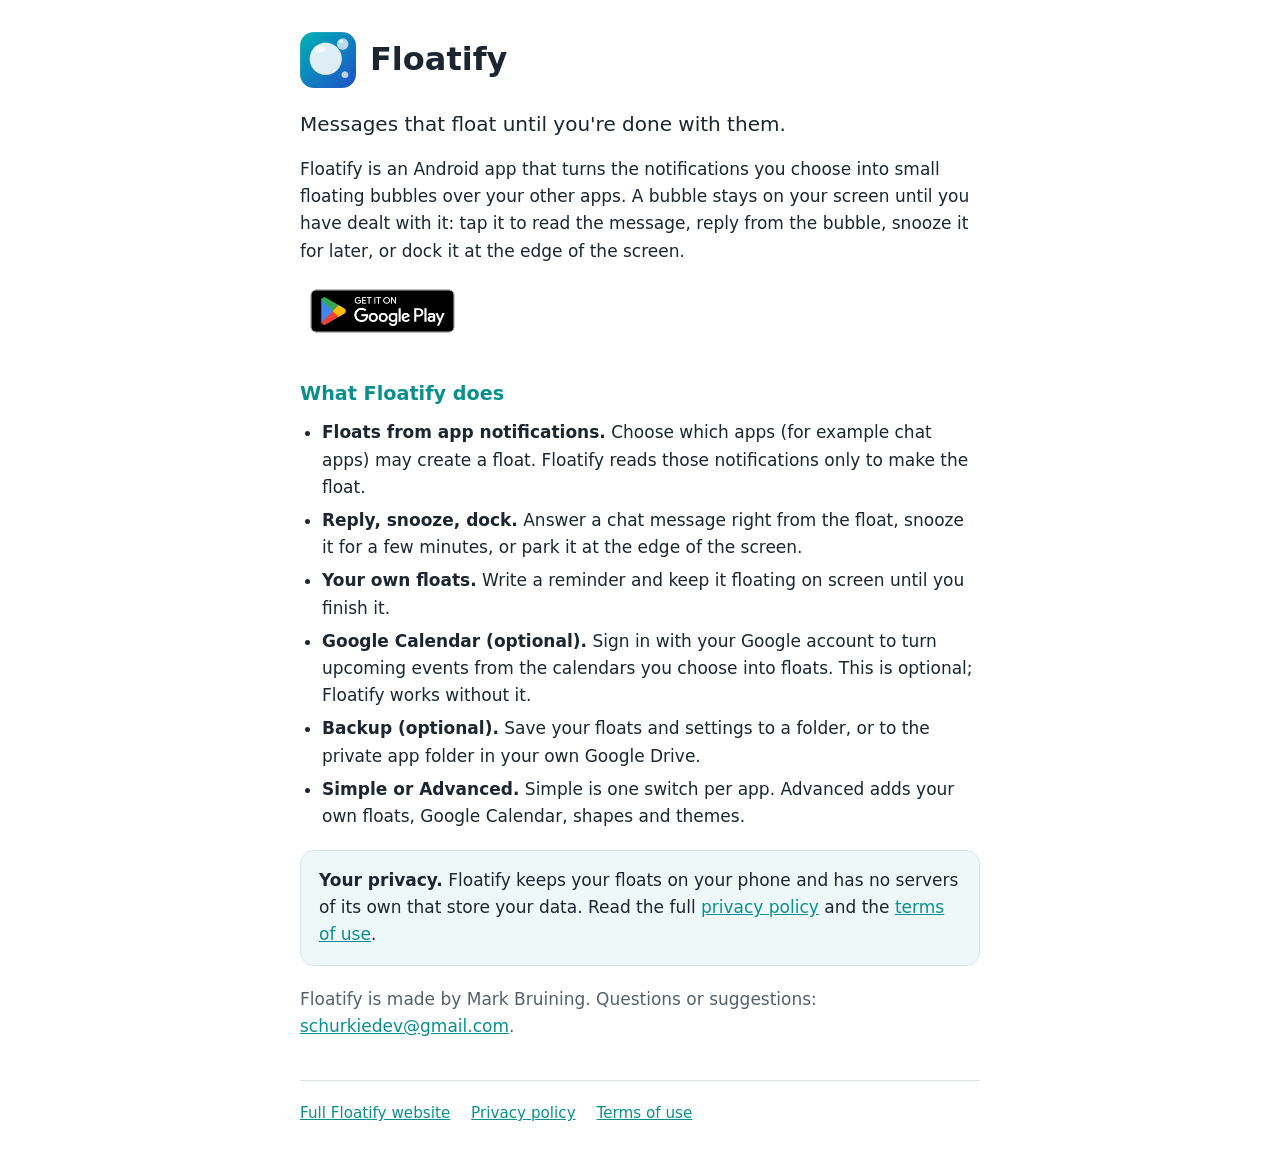
<file: index.html>
<!doctype html>
<html lang="en" dir="ltr">
<head>
<meta charset="utf-8">
<meta name="viewport" content="width=device-width, initial-scale=1">
<title>Floatify – messages that float until you're done</title>
<meta name="description" content="Floatify turns the notifications you choose into small floating bubbles over your other apps. Read, reply and snooze right from the bubble. Free to install on Android.">
<link rel="canonical" href="https://schurkie.github.io/">
<meta name="theme-color" content="#0AB0B0">
<link rel="icon" type="image/png" sizes="32x32" href="FloatifyNotifications/assets/img/favicon-32.png">
<link rel="apple-touch-icon" href="FloatifyNotifications/assets/img/apple-touch-icon.png">
<meta property="og:type" content="website">
<meta property="og:site_name" content="Floatify">
<meta property="og:title" content="Floatify – messages that float until you're done">
<meta property="og:description" content="Floatify turns the notifications you choose into small floating bubbles over your other apps. Read, reply and snooze right from the bubble.">
<meta property="og:url" content="https://schurkie.github.io/">
<meta property="og:image" content="https://schurkie.github.io/FloatifyNotifications/assets/img/og-image.png">
<style>
:root {
  --bg: #ffffff;
  --fg: #1c2530;
  --muted: #55606c;
  --brand: #0a8f8f;
  --card: #eef8f8;
  --line: #d6e4e4;
}
@media (prefers-color-scheme: dark) {
  :root {
    --bg: #12181d;
    --fg: #e8eef2;
    --muted: #a3afba;
    --brand: #3ec9c9;
    --card: #1a2429;
    --line: #2a3840;
  }
}
* { box-sizing: border-box; }
body {
  margin: 0;
  background: var(--bg);
  color: var(--fg);
  font: 17px/1.6 system-ui, -apple-system, "Segoe UI", Roboto, sans-serif;
}
.wrap { max-width: 720px; margin: 0 auto; padding: 0 20px; }
header { padding: 32px 0 8px; }
.brand { display: flex; align-items: center; gap: 14px; }
.brand img { width: 56px; height: 56px; border-radius: 14px; }
.brand h1 { margin: 0; font-size: 2rem; line-height: 1.1; }
.lead { font-size: 1.25rem; margin: 20px 0 8px; }
p { margin: 0 0 14px; }
.muted { color: var(--muted); }
h2 { font-size: 1.2rem; margin: 36px 0 10px; color: var(--brand); }
ul { margin: 0 0 14px; padding-left: 22px; }
li { margin-bottom: 6px; }
.card { background: var(--card); border: 1px solid var(--line); border-radius: 14px; padding: 16px 18px; margin: 20px 0; }
.play img { height: 64px; width: auto; display: block; }
a { color: var(--brand); }
footer { border-top: 1px solid var(--line); margin-top: 40px; padding: 20px 0 40px; font-size: 0.95rem; }
footer a { margin-right: 16px; white-space: nowrap; }
</style>
</head>
<body>
<div class="wrap">

<header>
  <div class="brand">
    <img src="FloatifyNotifications/assets/img/logo-192.png" width="56" height="56" alt="">
    <h1>Floatify</h1>
  </div>
  <p class="lead">Messages that float until you're done with them.</p>
</header>

<main>
  <p>Floatify is an Android app that turns the notifications you choose into small floating bubbles over your other apps. A bubble stays on your screen until you have dealt with it: tap it to read the message, reply from the bubble, snooze it for later, or dock it at the edge of the screen.</p>

  <p class="play"><a class="play" href="https://play.google.com/store/apps/details?id=com.bubblefication.bubblefication"><img src="FloatifyNotifications/assets/badges/google-play-en.png" alt="Get it on Google Play"></a></p>

  <h2>What Floatify does</h2>
  <ul>
    <li><strong>Floats from app notifications.</strong> Choose which apps (for example chat apps) may create a float. Floatify reads those notifications only to make the float.</li>
    <li><strong>Reply, snooze, dock.</strong> Answer a chat message right from the float, snooze it for a few minutes, or park it at the edge of the screen.</li>
    <li><strong>Your own floats.</strong> Write a reminder and keep it floating on screen until you finish it.</li>
    <li><strong>Google Calendar (optional).</strong> Sign in with your Google account to turn upcoming events from the calendars you choose into floats. This is optional; Floatify works without it.</li>
    <li><strong>Backup (optional).</strong> Save your floats and settings to a folder, or to the private app folder in your own Google Drive.</li>
    <li><strong>Simple or Advanced.</strong> Simple is one switch per app. Advanced adds your own floats, Google Calendar, shapes and themes.</li>
  </ul>

  <div class="card">
    <strong>Your privacy.</strong> Floatify keeps your floats on your phone and has no servers of its own that store your data. Read the full <a href="privacy_policy.html">privacy policy</a> and the <a href="terms.html">terms of use</a>.
  </div>

  <p class="muted">Floatify is made by Mark Bruining. Questions or suggestions: <a href="mailto:schurkiedev@gmail.com">schurkiedev@gmail.com</a>.</p>
</main>

<footer>
  <a href="FloatifyNotifications/">Full Floatify website</a>
  <a href="privacy_policy.html">Privacy policy</a>
  <a href="terms.html">Terms of use</a>
</footer>

</div>
</body>
</html>
</file>
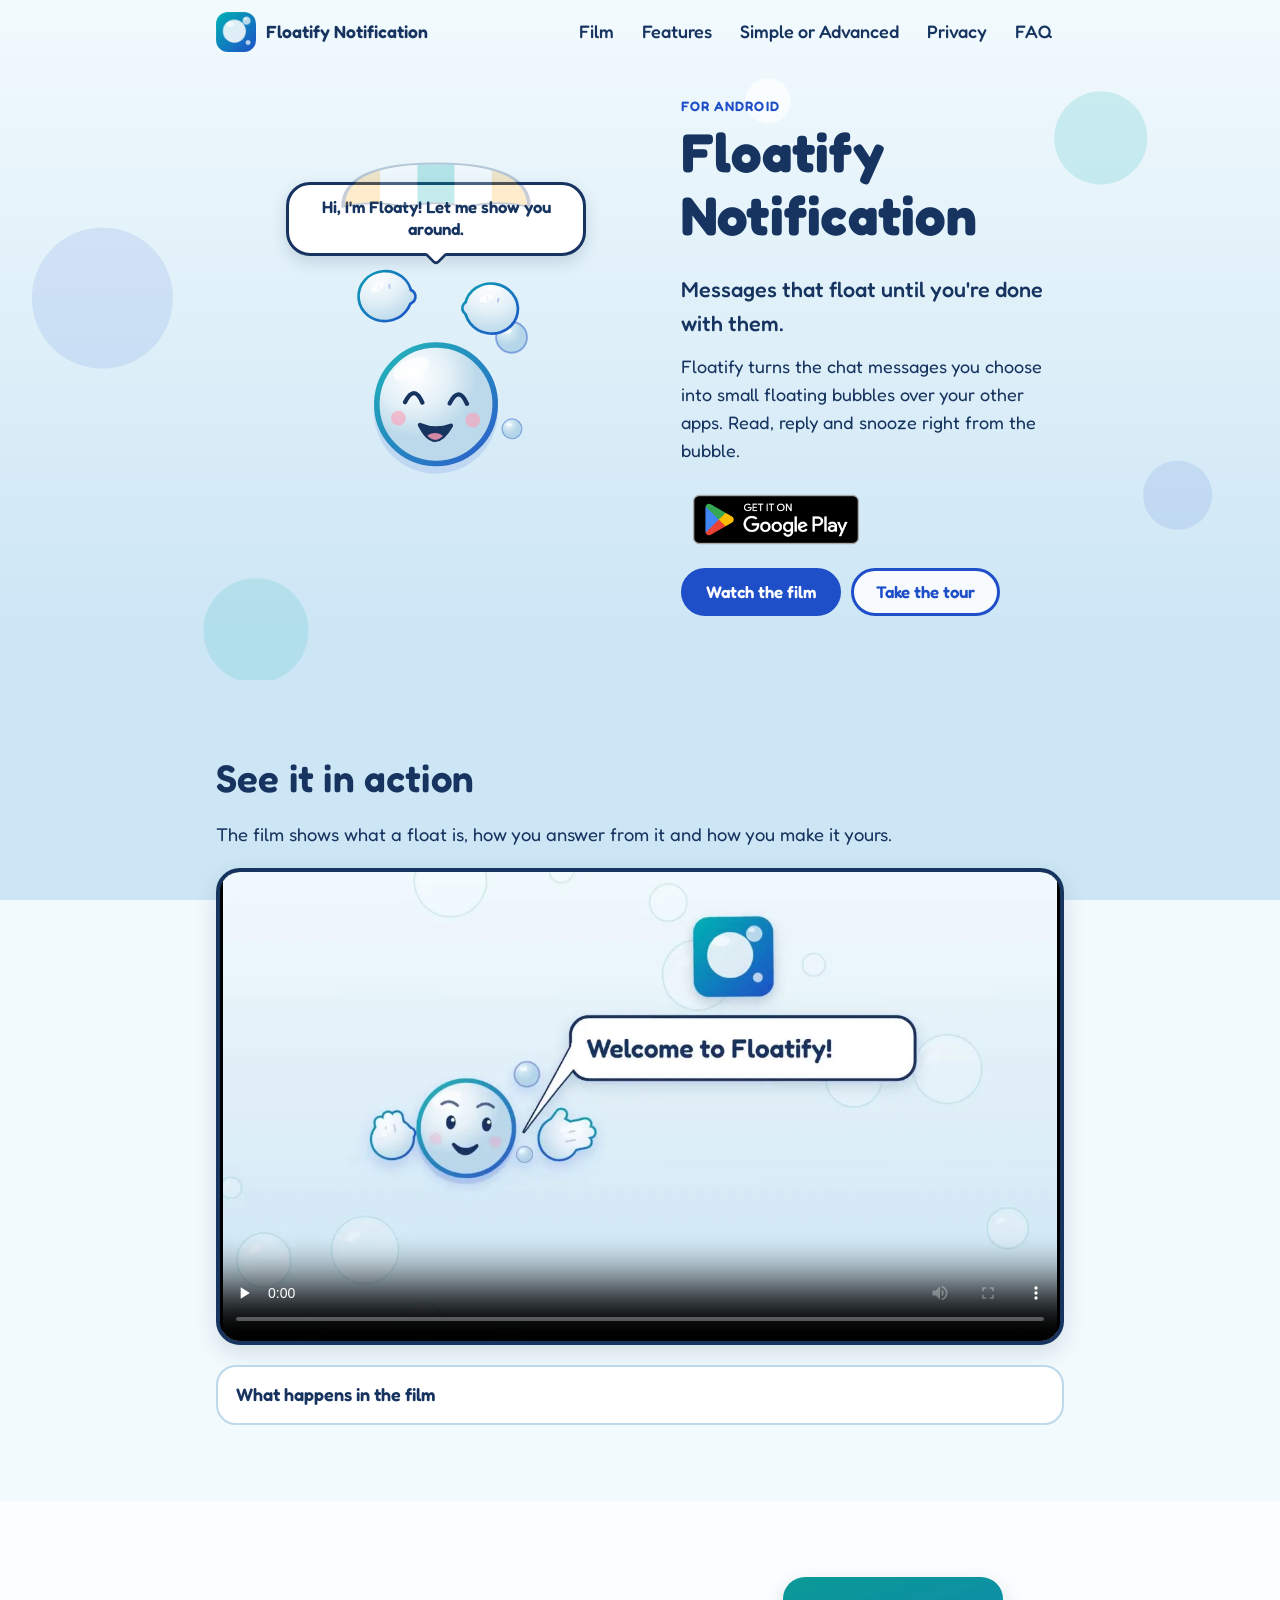
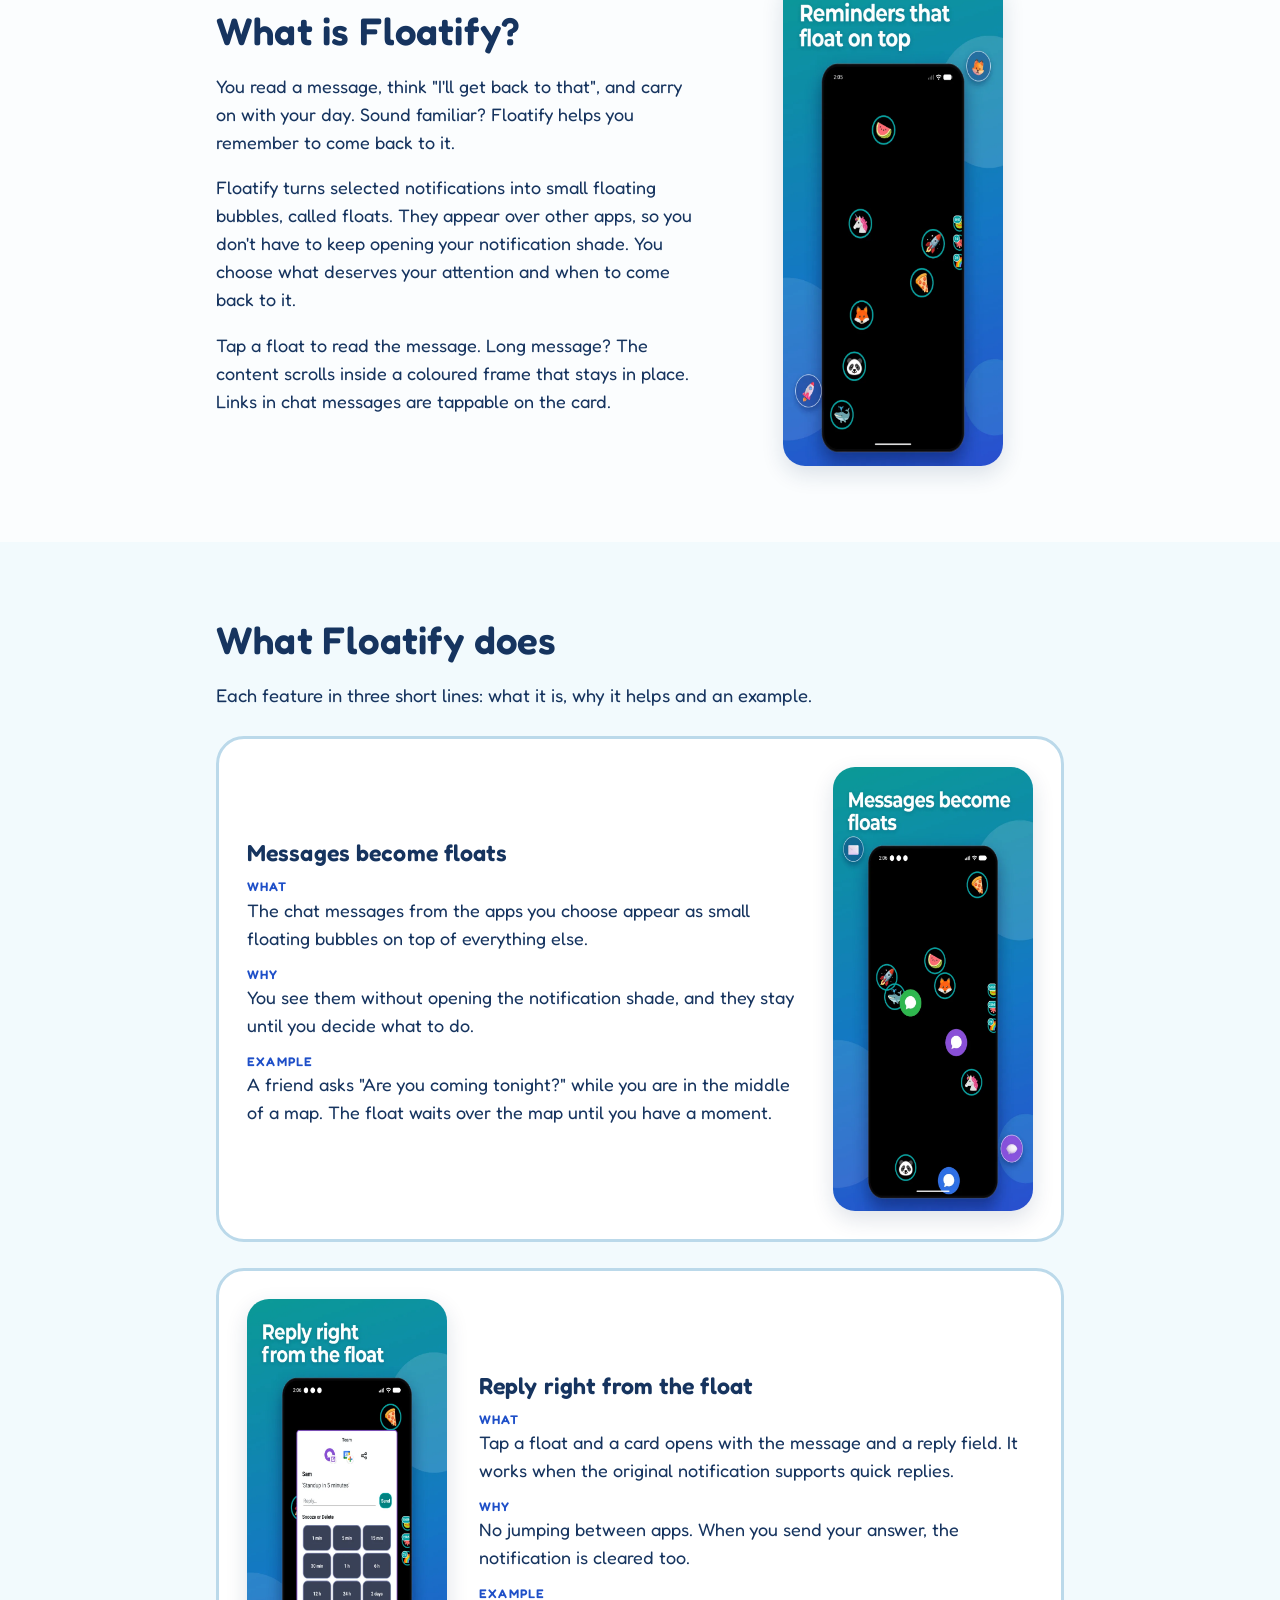
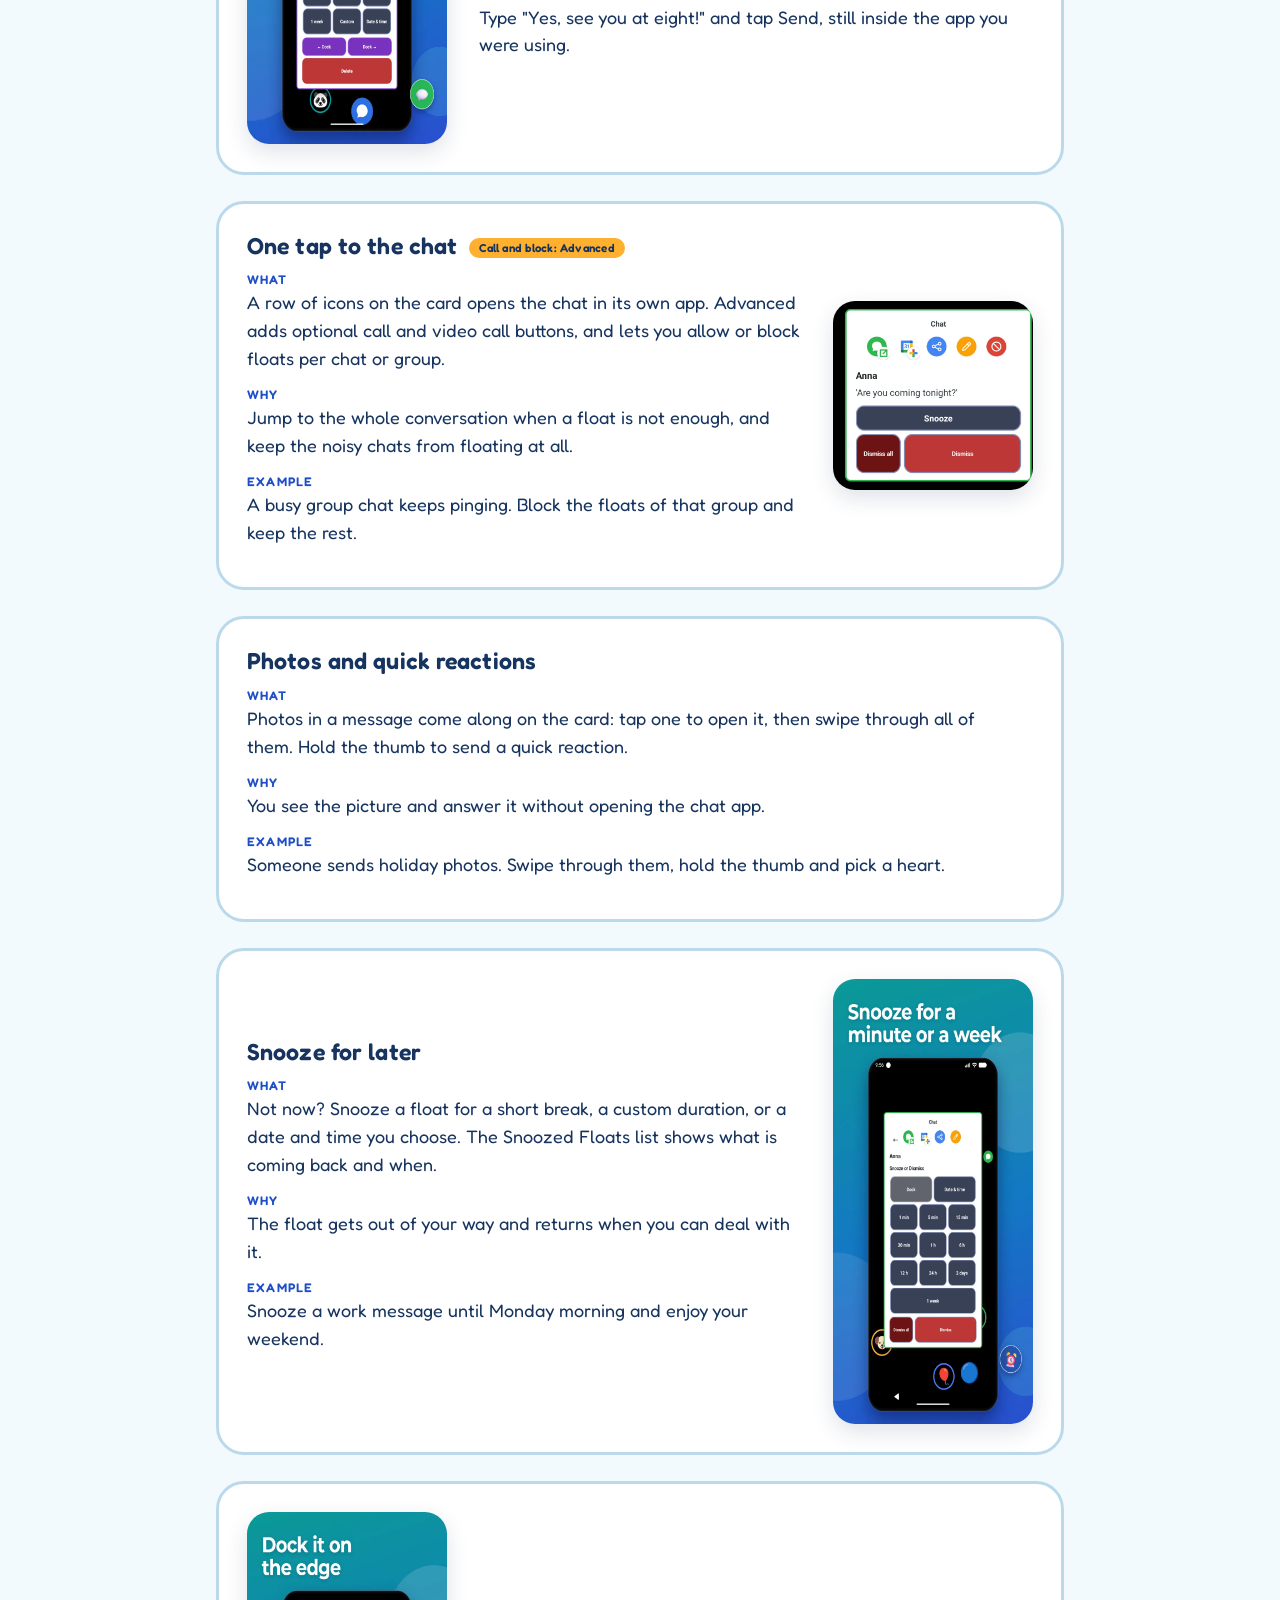
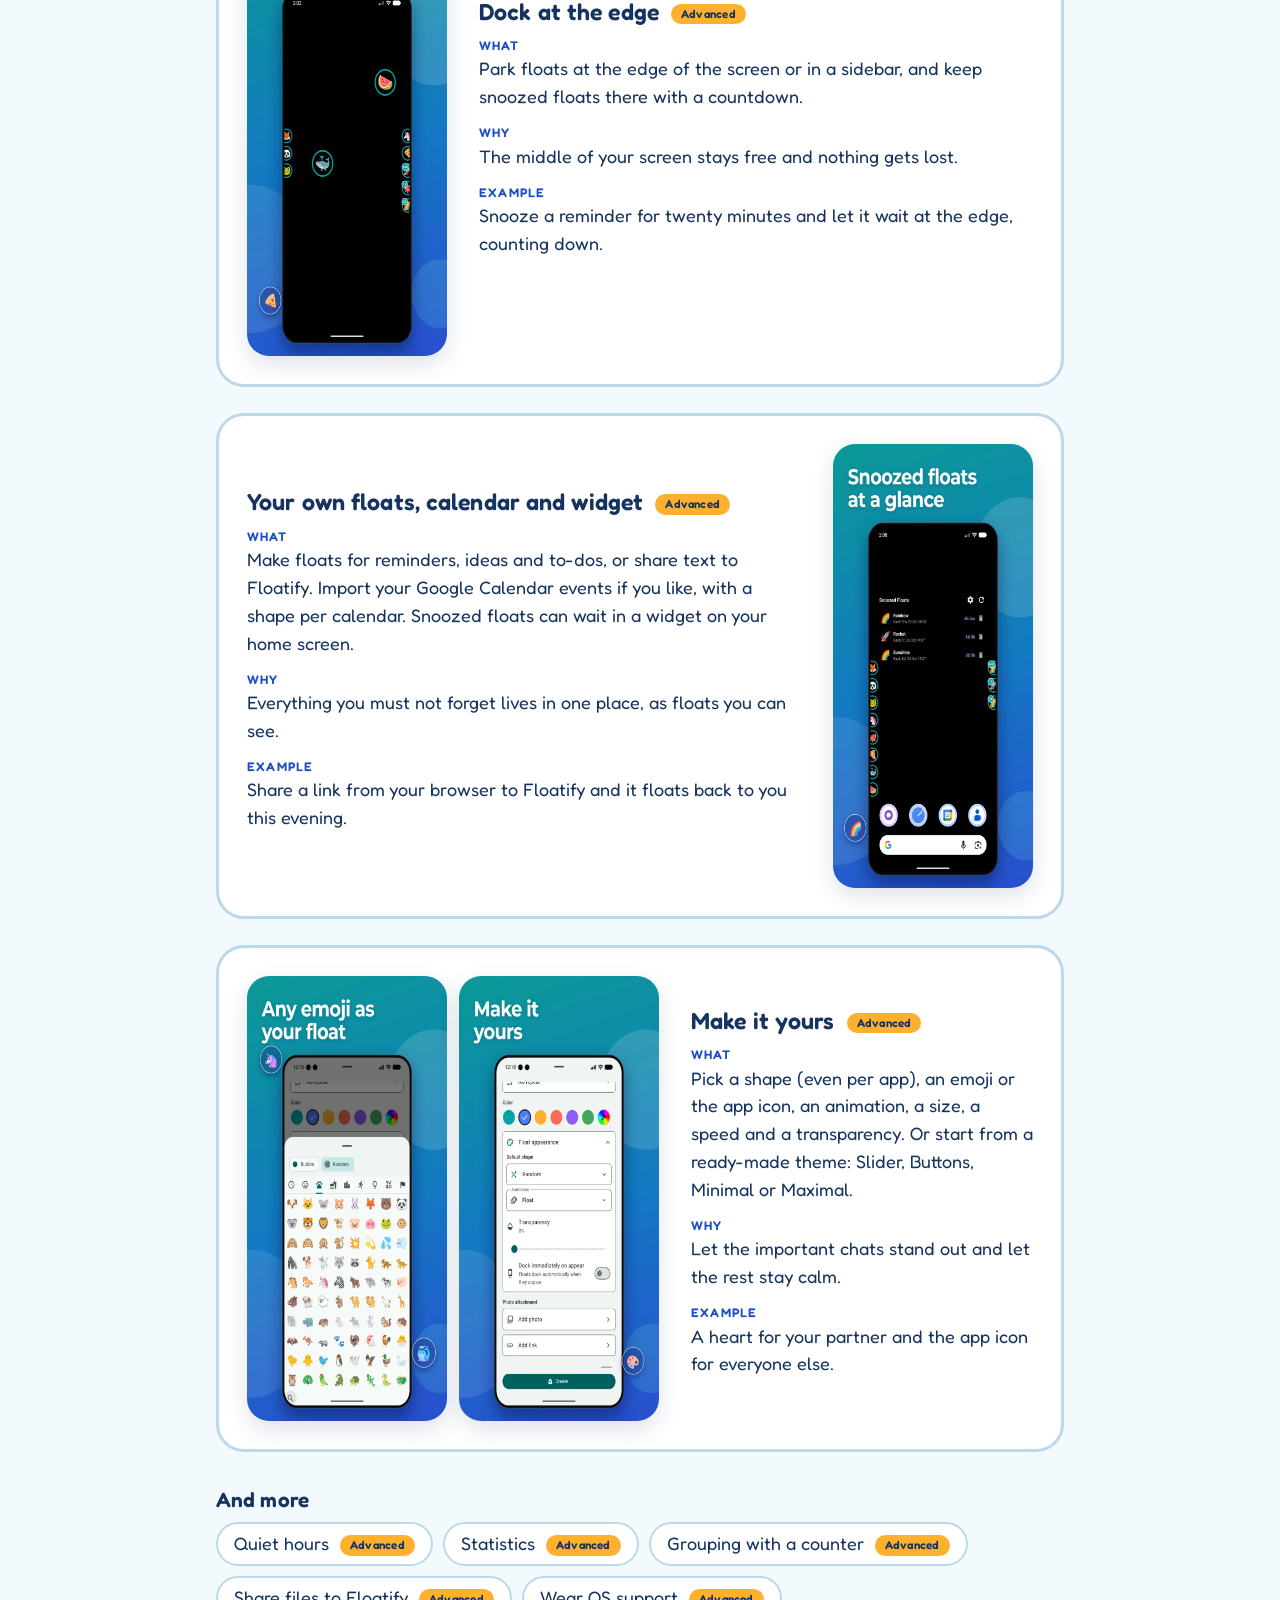
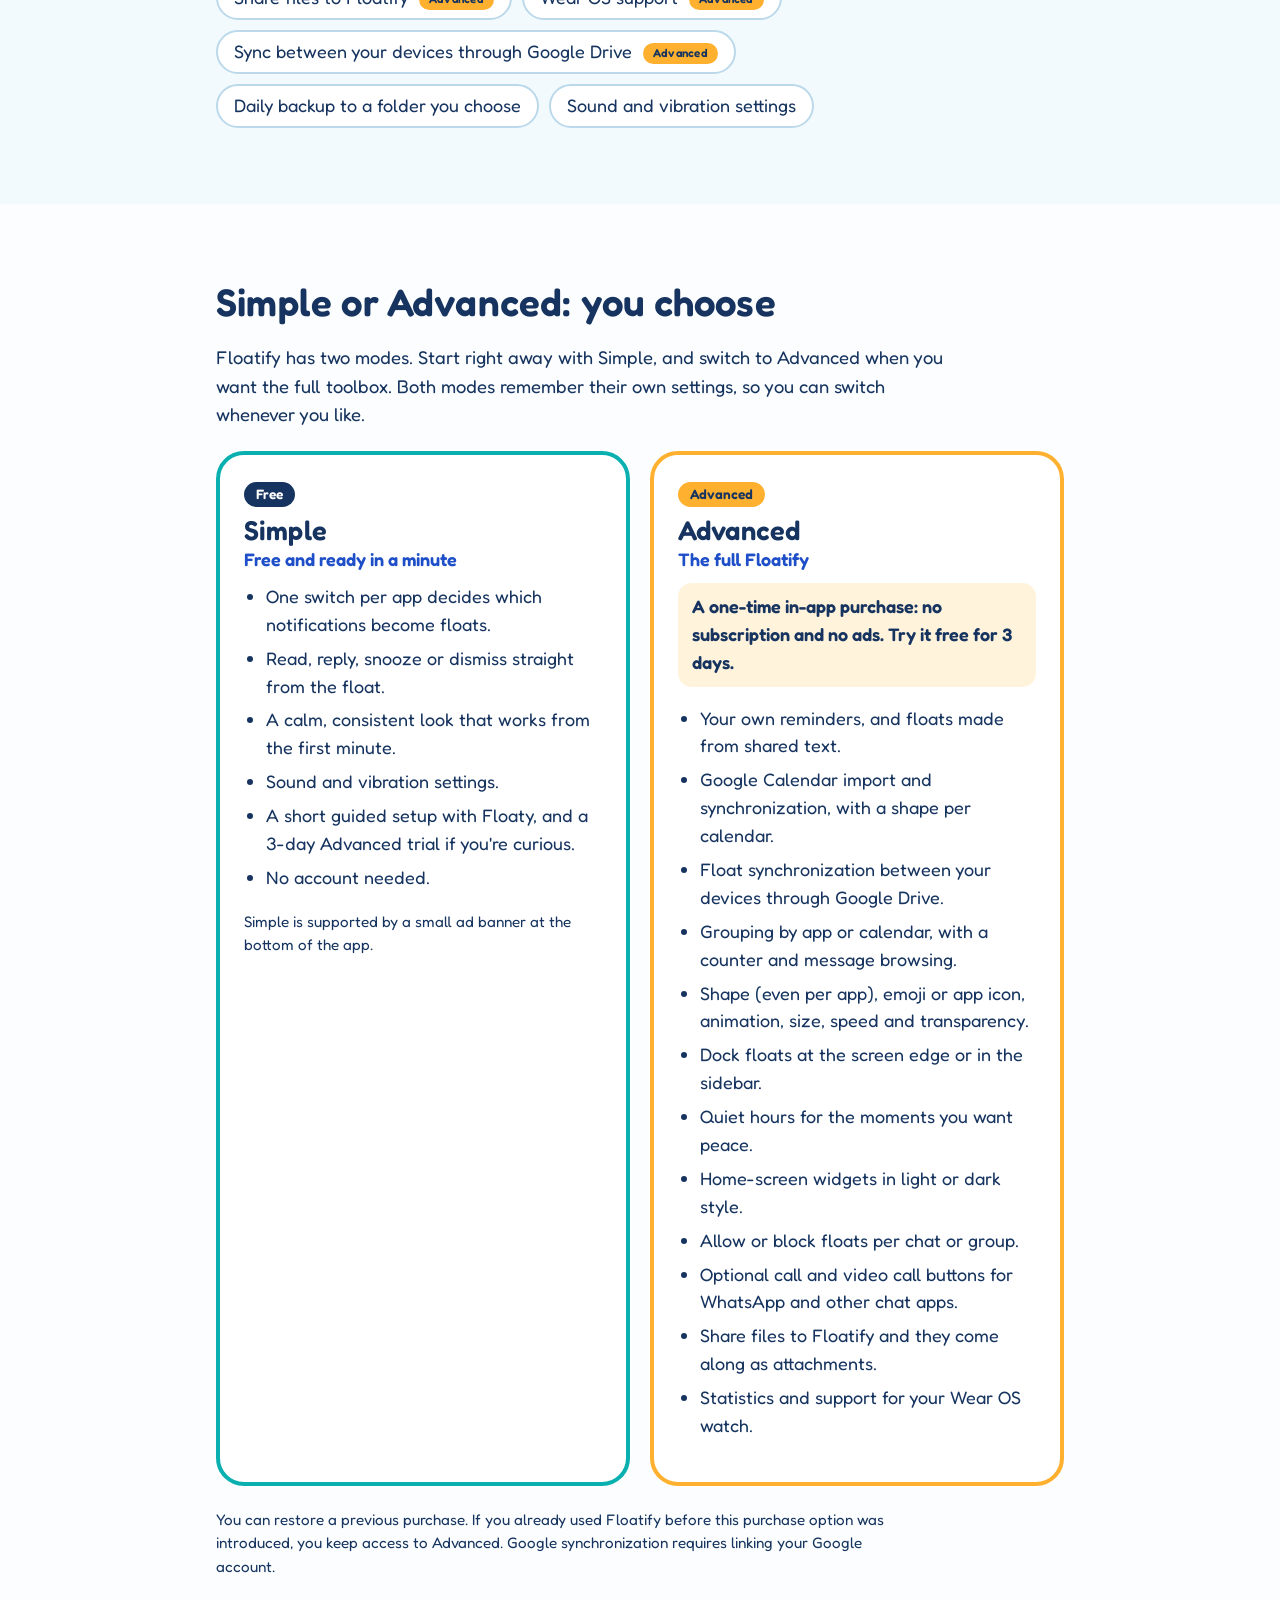
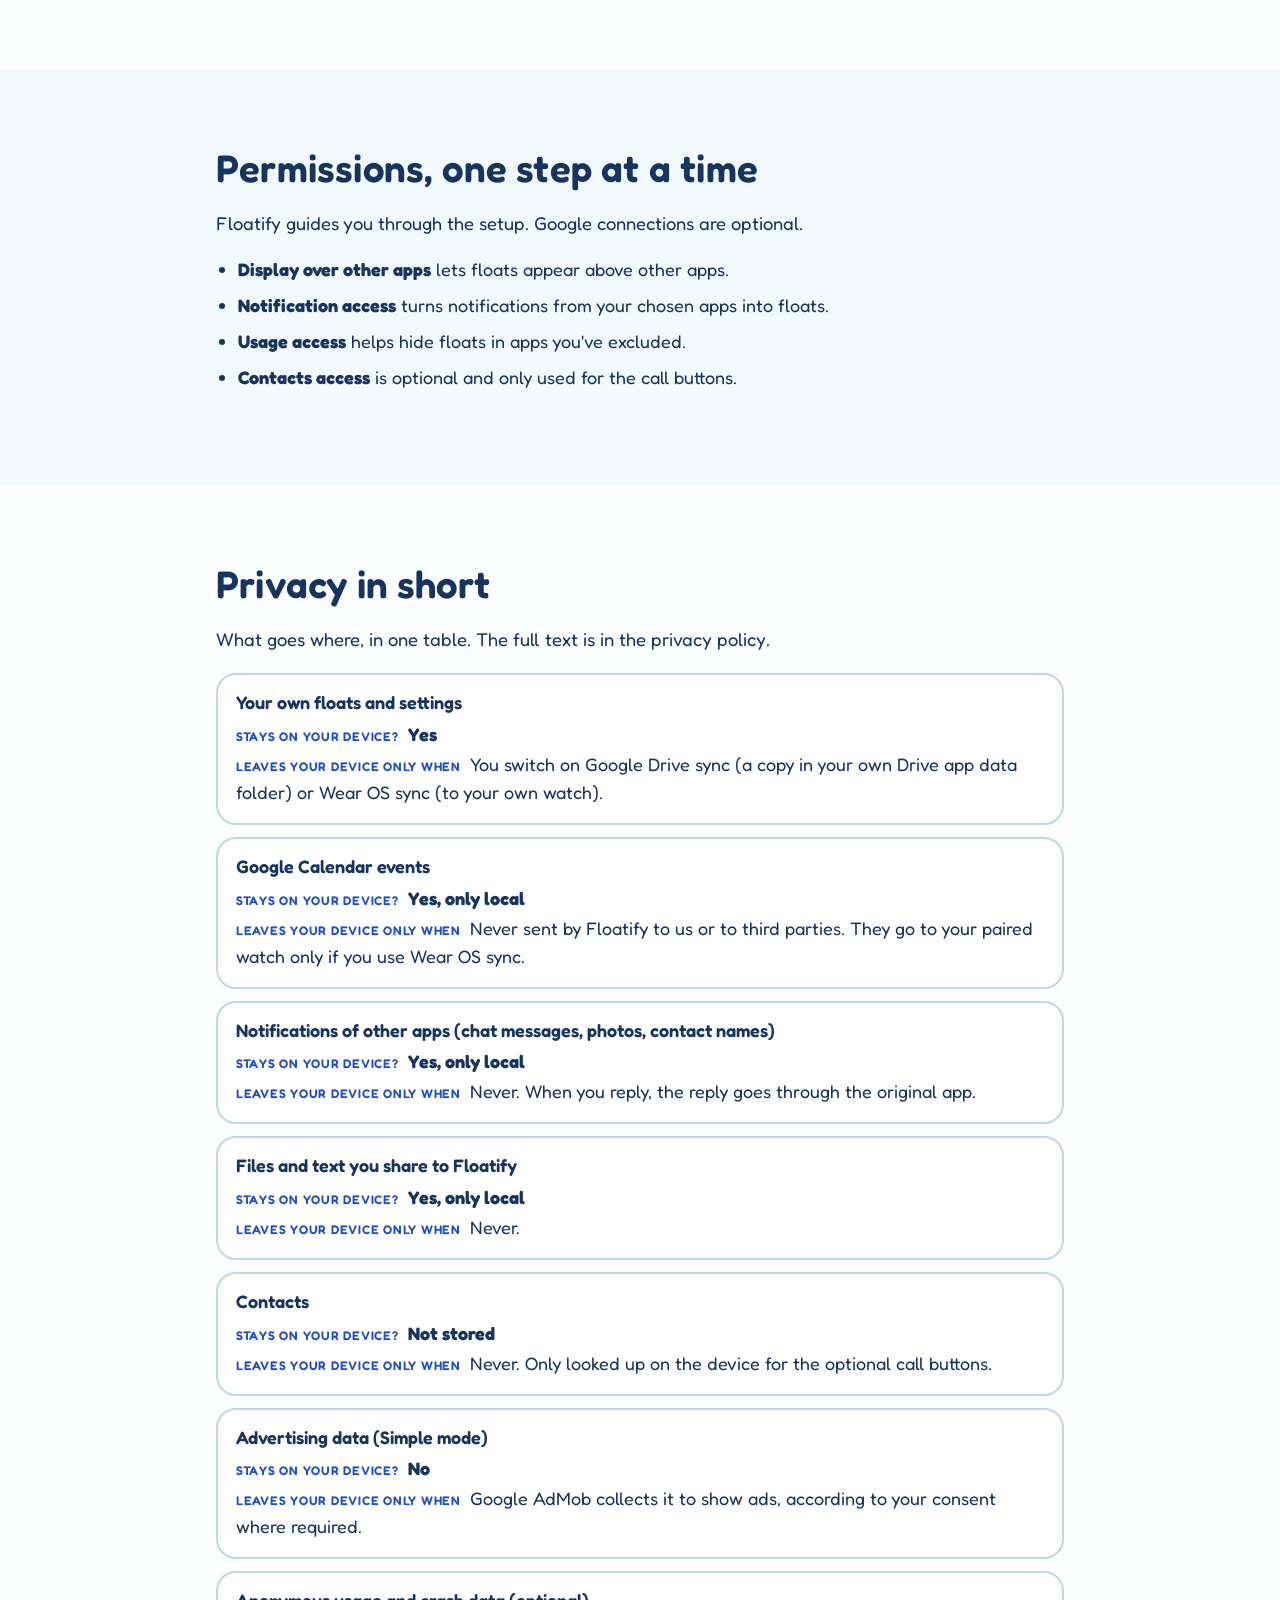
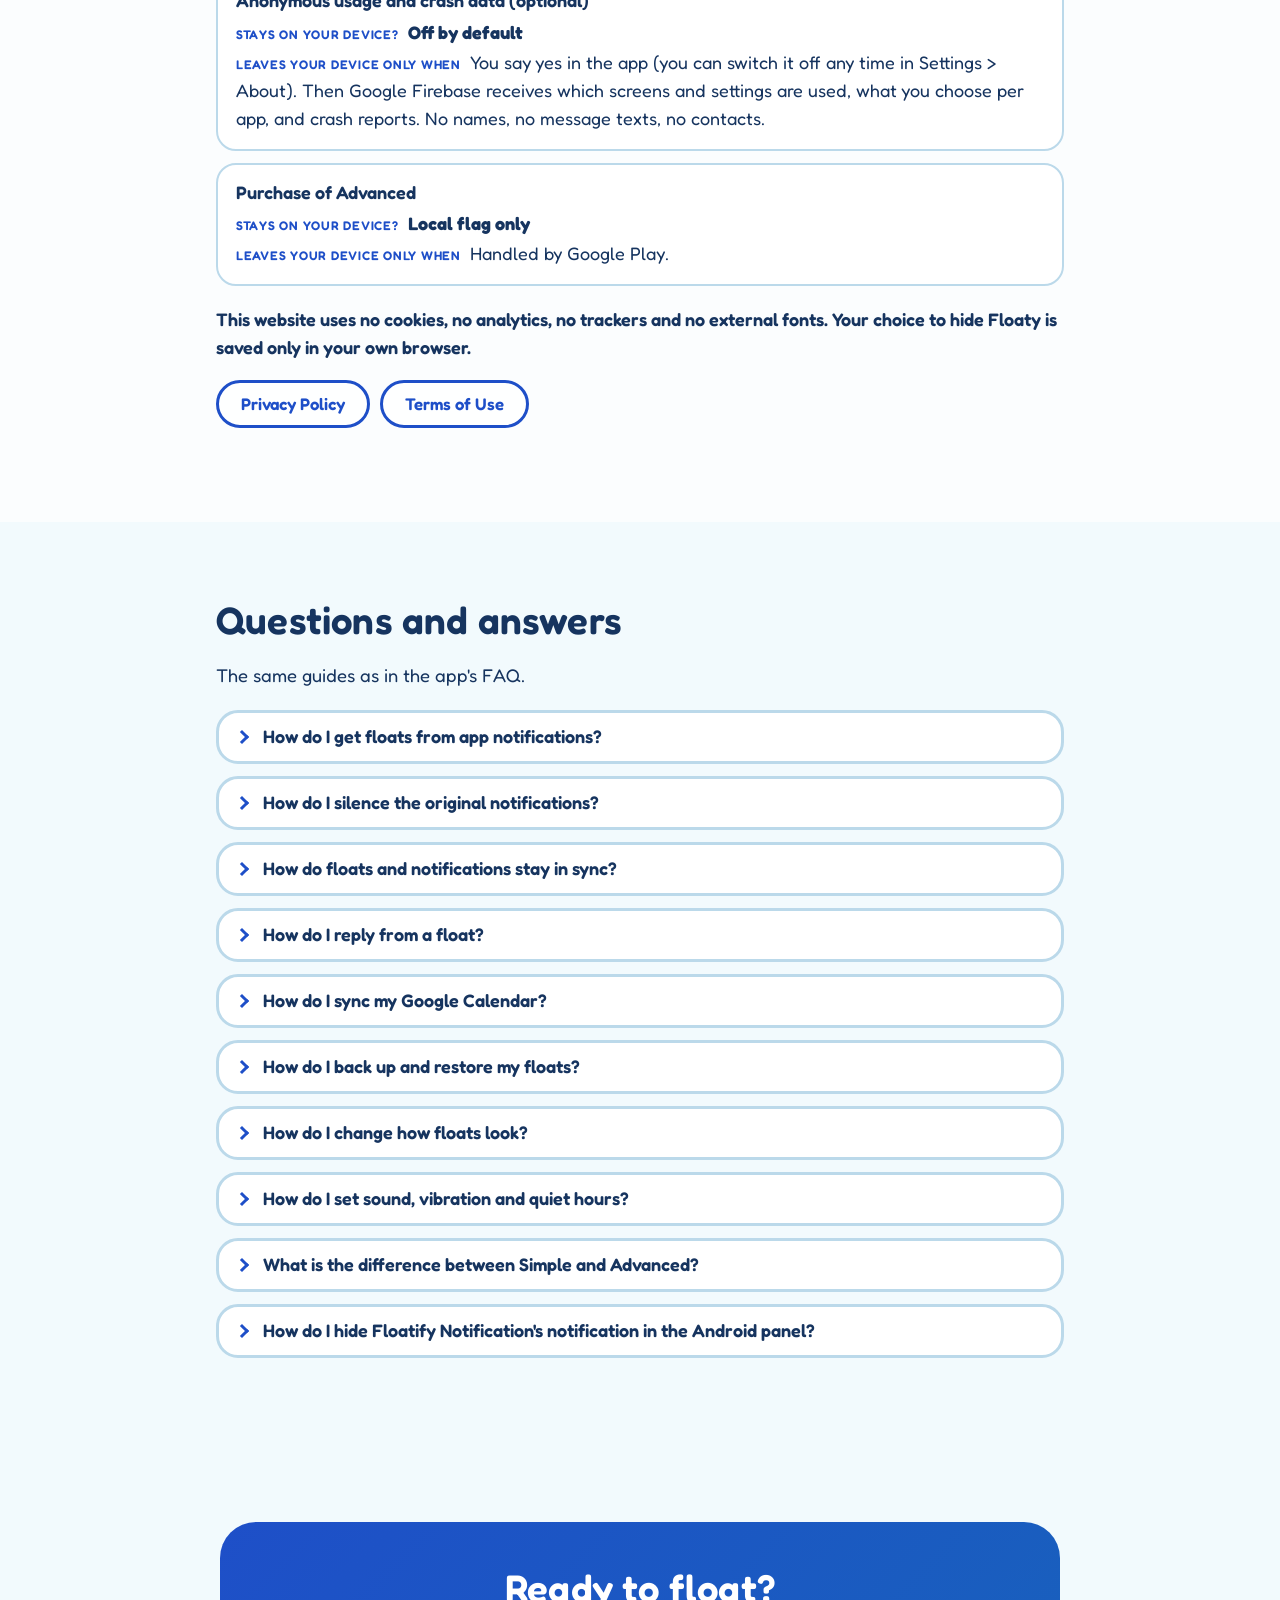
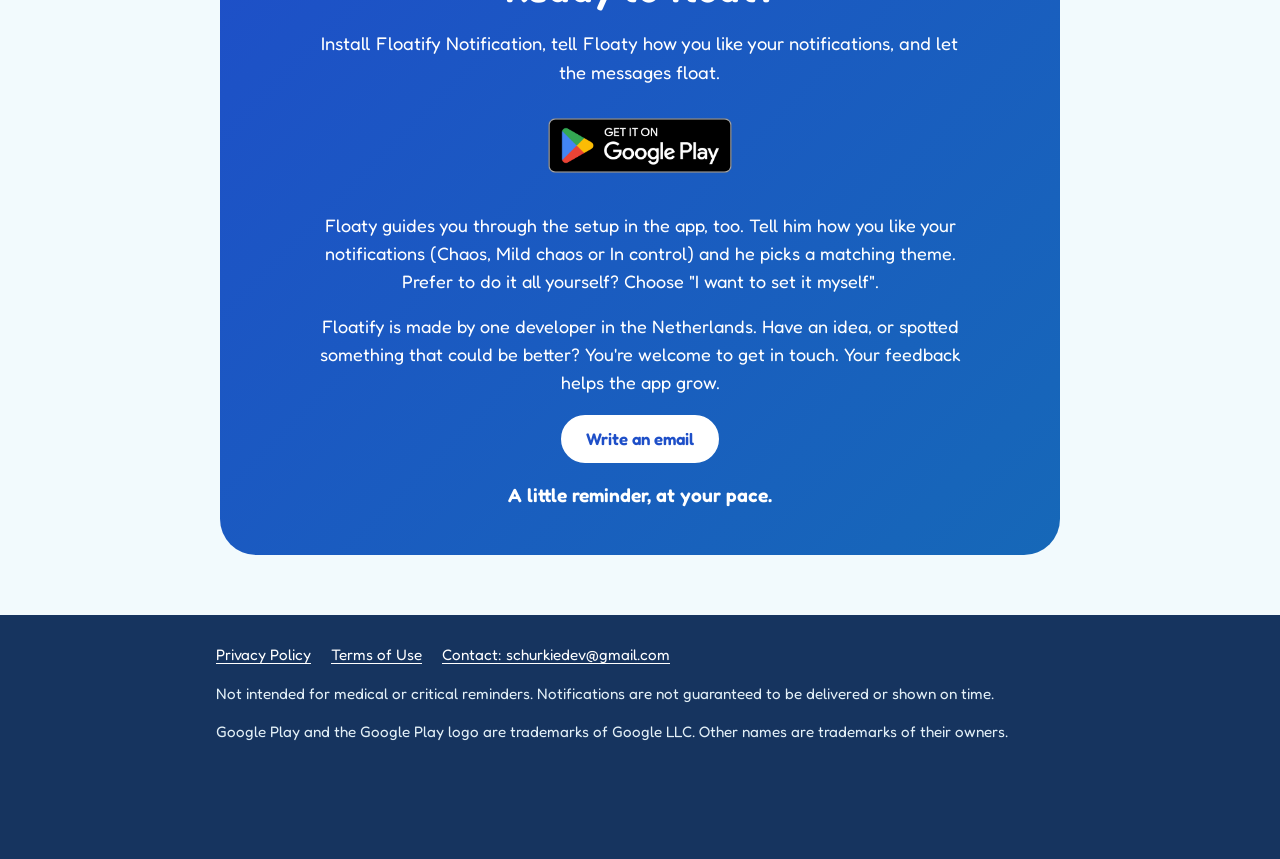
<file: FloatifyNotifications/index.html>
<!doctype html>
<html lang="en" dir="ltr">
<head>
<meta charset="utf-8">
<meta name="viewport" content="width=device-width, initial-scale=1">
<title>Floatify Notification – messages that float until you&#39;re done</title>
<meta name="description" content="Floatify Notification turns chat messages into small floating bubbles over your other apps. Read, reply, snooze, dock. Free to start on Android.">
<link rel="canonical" href="https://schurkie.github.io/FloatifyNotifications/">
<meta name="theme-color" content="#0AB0B0">
<link rel="icon" type="image/png" sizes="32x32" href="assets/img/favicon-32.png">
<link rel="apple-touch-icon" href="assets/img/apple-touch-icon.png">
<meta property="og:type" content="website">
<meta property="og:site_name" content="Floatify Notification">
<meta property="og:title" content="Floatify Notification – messages that float until you&#39;re done">
<meta property="og:description" content="Floatify Notification turns chat messages into small floating bubbles over your other apps. Read, reply, snooze, dock. Free to start on Android.">
<meta property="og:url" content="https://schurkie.github.io/FloatifyNotifications/">
<meta property="og:image" content="https://schurkie.github.io/FloatifyNotifications/assets/img/og-image.png">
<meta property="og:image:width" content="1200">
<meta property="og:image:height" content="630">
<meta property="og:image:alt" content="Floaty, the Floatify mascot, next to the text Floatify Notification: messages that float until you&#39;re done.">
<meta name="twitter:card" content="summary_large_image">
<meta name="twitter:title" content="Floatify Notification – messages that float until you&#39;re done">
<meta name="twitter:description" content="Floatify Notification turns chat messages into small floating bubbles over your other apps. Read, reply, snooze, dock. Free to start on Android.">
<meta name="twitter:image" content="https://schurkie.github.io/FloatifyNotifications/assets/img/og-image.png">
<link rel="preload" href="assets/fonts/Fredoka-latin.woff2" as="font" type="font/woff2" crossorigin>
<link rel="stylesheet" href="assets/css/site.css">
<script>document.documentElement.className += ' js';</script>
<script type="application/ld+json">
{
  "@context": "https://schema.org",
  "@type": "SoftwareApplication",
  "name": "Floatify Notification",
  "description": "Floatify Notification turns chat messages into small floating bubbles over your other apps. Read, reply, snooze, dock. Free to start on Android.",
  "url": "https://schurkie.github.io/FloatifyNotifications/",
  "image": "https://schurkie.github.io/FloatifyNotifications/assets/img/og-image.png",
  "applicationCategory": "UtilitiesApplication",
  "operatingSystem": "ANDROID",
  "downloadUrl": "https://play.google.com/store/apps/details?id=com.bubblefication.bubblefication",
  "inLanguage": "en",
  "offers": {
    "@type": "Offer",
    "price": "0",
    "priceCurrency": "EUR",
    "description": "Free to install. Advanced mode is a one-time in-app purchase."
  }
}
</script>
</head>
<body>
<a class="skip" href="#main">Skip to the content</a>

<header class="site-header">
  <div class="wrap header-bar">
    <a class="brand" href="#top" aria-label="Floatify Notification, back to the top">
      <img src="assets/img/logo-192.png" width="40" height="40" alt="">
      <span>Floatify Notification</span>
    </a>
    <nav class="nav" aria-label="Sections">
      <a href="#film">Film</a><a href="#features">Features</a><a href="#modes">Simple or Advanced</a><a href="#privacy">Privacy</a><a href="#faq">FAQ</a>
    </nav>
  </div>
</header>

<main id="main">

  <section class="hero" id="top" data-guide="hero" data-say="Hi, I&#39;m Floaty! Let me show you around." data-pose="wave" aria-labelledby="hero-title">
    <div class="wrap hero-grid">
      <div class="hero-stage" id="hero-stage" data-gag-say="Whee!">
        <p class="bubble hero-bubble" id="hero-bubble">Hi, I&#39;m Floaty! Let me show you around.</p>
        <div class="hero-floaty">
          <img class="hero-fallback" src="assets/img/floaty-hero.svg" width="420" height="420" alt="Floaty, a friendly round bubble with a face and little hands, waving.">
          <div class="floaty-host" id="hero-host" aria-hidden="true"></div>
        </div>
      </div>
      <div class="hero-text">
        <p class="eyebrow">For Android</p>
        <h1 id="hero-title">Floatify Notification</h1>
        <p class="lead">Messages that float until you&#39;re done with them.</p>
        <p class="sub">Floatify turns the chat messages you choose into small floating bubbles over your other apps. Read, reply and snooze right from the bubble.</p>
        <div class="cta">
          <a class="play" data-avoid href="https://play.google.com/store/apps/details?id=com.bubblefication.bubblefication"><img src="assets/badges/google-play-en.png" width="646" height="250" alt="Get it on Google Play"></a>
          <div class="cta-buttons">
            <a class="btn btn-primary" data-avoid href="#film">Watch the film</a>
            <button class="btn btn-ghost js-only" data-avoid type="button" id="tour-start">Take the tour</button>
          </div>
        </div>
      </div>
    </div>
  </section>

  <section class="section" id="film" data-guide="film" data-say="Press play and see it in action." data-pose="welcome" aria-labelledby="film-title">
    <div class="wrap">
      <h2 id="film-title">See it in action</h2>
      <p class="section-lead">The film shows what a float is, how you answer from it and how you make it yours.</p>
      <div class="video-frame" data-avoid>
        <video controls playsinline preload="none" width="1280" height="720" poster="media/floatify-promo-long-poster.webp" aria-label="Floatify Notification, the film">
          <source src="media/floatify-promo-long.mp4" type="video/mp4">
          <p>Your browser cannot play this video. You can <a href="media/floatify-promo-long.mp4">download the film (MP4)</a>.</p>
        </video>
      </div>
      <details class="scenes">
        <summary>What happens in the film</summary>
        <ol>
          <li>Chat messages come in and disappear.</li>
          <li>Floatify turns every message into a float.</li>
          <li>Open it, read it, reply on the spot.</li>
          <li>One tap opens the chat, or blocks a contact or group.</li>
          <li>Photos come along: tap one, swipe through them all.</li>
          <li>Hold the thumb for a quick reaction.</li>
          <li>Snoozed floats wait in a widget on your home screen.</li>
          <li>Not now? Snooze it, or dock it at the edge.</li>
          <li>Reminders, ideas, to-dos: make your own floats.</li>
          <li>Make it yours. Pick a shape and a motion.</li>
          <li>No time? Start from a ready-made theme.</li>
          <li>Bigger? Faster? Just tap.</li>
          <li>Park floats at the edge, or in a sidebar.</li>
          <li>Your Google Calendar can send floats too.</li>
          <li>A daily backup keeps your floats safe.</li>
          <li>Simple is easy. Advanced is full control.</li>
          
        </ol>
      </details>
    </div>
  </section>

  <section class="section section-alt" id="what" data-guide="what" data-say="Messages come in and disappear. Floatify keeps them floating until you&#39;re done." data-pose="wow" aria-labelledby="what-title">
    <div class="wrap what-grid">
      <div class="what-text">
        <h2 id="what-title">What is Floatify?</h2>
        <p>You read a message, think &quot;I&#39;ll get back to that&quot;, and carry on with your day. Sound familiar? Floatify helps you remember to come back to it.</p>
        <p>Floatify turns selected notifications into small floating bubbles, called floats. They appear over other apps, so you don&#39;t have to keep opening your notification shade. You choose what deserves your attention and when to come back to it.</p>
        <p>Tap a float to read the message. Long message? The content scrolls inside a coloured frame that stays in place. Links in chat messages are tappable on the card.</p>
      </div>
      <figure class="shot">
        <img src="assets/img/shot-01-float-on-top.webp" width="720" height="1600" alt="A phone screen with small round floats with emoji floating on top of it, under the caption Reminders that float on top." loading="lazy" decoding="async">
      </figure>
    </div>
  </section>

  <section class="section" id="features" aria-labelledby="features-title">
    <div class="wrap">
      <div data-guide="features" data-say="Here&#39;s what I can do. Let me show you." data-pose="happy">
        <h2 id="features-title">What Floatify does</h2>
        <p class="section-lead">Each feature in three short lines: what it is, why it helps and an example.</p>
      </div>
      
      <article class="feature" id="f-floats" data-guide="feature-floats" data-say="Every message becomes a bubble, just like me. It floats until you&#39;re done." data-pose="happy">
        <div class="feature-text">
          <h3>Messages become floats
            
            
          </h3>
          <dl class="www">
            <div><dt>What</dt><dd>The chat messages from the apps you choose appear as small floating bubbles on top of everything else.</dd></div>
            <div><dt>Why</dt><dd>You see them without opening the notification shade, and they stay until you decide what to do.</dd></div>
            <div><dt>Example</dt><dd>A friend asks &quot;Are you coming tonight?&quot; while you are in the middle of a map. The float waits over the map until you have a moment.</dd></div>
          </dl>
        </div>
        
        <div class="feature-shots">
          <figure class="shot"><img src="assets/img/shot-02-messages-become-floats.webp" width="720" height="1600" alt="A phone screen with several floats, among them a chat bubble and a rocket, under the caption Messages become floats." loading="lazy" decoding="async"></figure>
          
        </div>
        
      </article>
      
      <article class="feature" id="f-reply" data-guide="feature-reply" data-say="Tap, type, send. You never have to leave your app." data-pose="wave">
        <div class="feature-text">
          <h3>Reply right from the float
            
            
          </h3>
          <dl class="www">
            <div><dt>What</dt><dd>Tap a float and a card opens with the message and a reply field. It works when the original notification supports quick replies.</dd></div>
            <div><dt>Why</dt><dd>No jumping between apps. When you send your answer, the notification is cleared too.</dd></div>
            <div><dt>Example</dt><dd>Type &quot;Yes, see you at eight!&quot; and tap Send, still inside the app you were using.</dd></div>
          </dl>
        </div>
        
        <div class="feature-shots">
          <figure class="shot"><img src="assets/img/shot-03-reply-from-float.webp" width="720" height="1600" alt="An opened float card with a message from Sam, a reply field with a Send button and a grid of snooze times, under the caption Reply right from the float." loading="lazy" decoding="async"></figure>
          
        </div>
        
      </article>
      
      <article class="feature" id="f-chat" data-guide="feature-chat" data-say="One tap opens the chat. A group that never stops? Block its floats." data-pose="welcome">
        <div class="feature-text">
          <h3>One tap to the chat
            
            <span class="tag tag-part" title="Part of Advanced mode">Call and block: Advanced</span>
          </h3>
          <dl class="www">
            <div><dt>What</dt><dd>A row of icons on the card opens the chat in its own app. Advanced adds optional call and video call buttons, and lets you allow or block floats per chat or group.</dd></div>
            <div><dt>Why</dt><dd>Jump to the whole conversation when a float is not enough, and keep the noisy chats from floating at all.</dd></div>
            <div><dt>Example</dt><dd>A busy group chat keeps pinging. Block the floats of that group and keep the rest.</dd></div>
          </dl>
        </div>
        
        <div class="feature-shots">
          <figure class="shot"><img src="assets/img/card-open-chat.webp" width="720" height="680" alt="An opened float card for the contact Anna with a row of round icon buttons for opening the chat, adding to a calendar, sharing, editing and blocking, and buttons to snooze and dismiss." loading="lazy" decoding="async"></figure>
          
        </div>
        
      </article>
      
      <article class="feature" id="f-photos" data-guide="feature-photos" data-say="Photos come along! Swipe through them, and hold the thumb to react." data-pose="wow">
        <div class="feature-text">
          <h3>Photos and quick reactions
            
            
          </h3>
          <dl class="www">
            <div><dt>What</dt><dd>Photos in a message come along on the card: tap one to open it, then swipe through all of them. Hold the thumb to send a quick reaction.</dd></div>
            <div><dt>Why</dt><dd>You see the picture and answer it without opening the chat app.</dd></div>
            <div><dt>Example</dt><dd>Someone sends holiday photos. Swipe through them, hold the thumb and pick a heart.</dd></div>
          </dl>
        </div>
        
      </article>
      
      <article class="feature" id="f-snooze" data-guide="feature-snooze" data-say="Not now? Snooze it. It floats back when you&#39;re ready." data-pose="happy">
        <div class="feature-text">
          <h3>Snooze for later
            
            
          </h3>
          <dl class="www">
            <div><dt>What</dt><dd>Not now? Snooze a float for a short break, a custom duration, or a date and time you choose. The Snoozed Floats list shows what is coming back and when.</dd></div>
            <div><dt>Why</dt><dd>The float gets out of your way and returns when you can deal with it.</dd></div>
            <div><dt>Example</dt><dd>Snooze a work message until Monday morning and enjoy your weekend.</dd></div>
          </dl>
        </div>
        
        <div class="feature-shots">
          <figure class="shot"><img src="assets/img/shot-05-snooze.webp" width="720" height="1600" alt="The opened float card of a chat with a grid of snooze times from one minute to one week, under the caption Snooze for a minute or a week." loading="lazy" decoding="async"></figure>
          
        </div>
        
      </article>
      
      <article class="feature" id="f-dock" data-guide="feature-dock" data-say="Park floats at the edge, out of your way." data-pose="welcome">
        <div class="feature-text">
          <h3>Dock at the edge
            <span class="tag" title="Part of Advanced mode">Advanced</span>
            
          </h3>
          <dl class="www">
            <div><dt>What</dt><dd>Park floats at the edge of the screen or in a sidebar, and keep snoozed floats there with a countdown.</dd></div>
            <div><dt>Why</dt><dd>The middle of your screen stays free and nothing gets lost.</dd></div>
            <div><dt>Example</dt><dd>Snooze a reminder for twenty minutes and let it wait at the edge, counting down.</dd></div>
          </dl>
        </div>
        
        <div class="feature-shots">
          <figure class="shot"><img src="assets/img/shot-04-dock-on-edge.webp" width="720" height="1600" alt="A phone screen with a column of small docked floats along the left edge and one more float on the right edge, under the caption Dock it on the edge." loading="lazy" decoding="async"></figure>
          
        </div>
        
      </article>
      
      <article class="feature" id="f-own" data-guide="feature-own" data-say="Make floats for your own reminders, too. I&#39;ll keep them in sight." data-pose="thumbsUp">
        <div class="feature-text">
          <h3>Your own floats, calendar and widget
            <span class="tag" title="Part of Advanced mode">Advanced</span>
            
          </h3>
          <dl class="www">
            <div><dt>What</dt><dd>Make floats for reminders, ideas and to-dos, or share text to Floatify. Import your Google Calendar events if you like, with a shape per calendar. Snoozed floats can wait in a widget on your home screen.</dd></div>
            <div><dt>Why</dt><dd>Everything you must not forget lives in one place, as floats you can see.</dd></div>
            <div><dt>Example</dt><dd>Share a link from your browser to Floatify and it floats back to you this evening.</dd></div>
          </dl>
        </div>
        
        <div class="feature-shots">
          <figure class="shot"><img src="assets/img/shot-06-widget.webp" width="720" height="1600" alt="A phone home screen with a Floatify widget listing three snoozed floats, under the caption Snoozed floats at a glance." loading="lazy" decoding="async"></figure>
          
        </div>
        
      </article>
      
      <article class="feature" id="f-look" data-guide="feature-look" data-say="Pick a shape and a motion. Make it yours!" data-pose="happy">
        <div class="feature-text">
          <h3>Make it yours
            <span class="tag" title="Part of Advanced mode">Advanced</span>
            
          </h3>
          <dl class="www">
            <div><dt>What</dt><dd>Pick a shape (even per app), an emoji or the app icon, an animation, a size, a speed and a transparency. Or start from a ready-made theme: Slider, Buttons, Minimal or Maximal.</dd></div>
            <div><dt>Why</dt><dd>Let the important chats stand out and let the rest stay calm.</dd></div>
            <div><dt>Example</dt><dd>A heart for your partner and the app icon for everyone else.</dd></div>
          </dl>
        </div>
        
        <div class="feature-shots">
          <figure class="shot"><img src="assets/img/shot-07-any-emoji.webp" width="720" height="1600" alt="The emoji picker of Floatify with a large grid of animals and faces, under the caption Any emoji as your float." loading="lazy" decoding="async"></figure>
          <figure class="shot"><img src="assets/img/shot-08-make-it-yours.webp" width="720" height="1600" alt="The Float appearance settings with colour choices, default shape, animation and transparency, under the caption Make it yours." loading="lazy" decoding="async"></figure>
        </div>
        
      </article>
      
      <div class="more" data-guide="more" data-say="And there is a bit more." data-pose="welcome">
        <h3>And more</h3>
        <ul class="chips">
          <li>Quiet hours <span class="tag" title="Part of Advanced mode">Advanced</span></li>
          <li>Statistics <span class="tag" title="Part of Advanced mode">Advanced</span></li>
          <li>Grouping with a counter <span class="tag" title="Part of Advanced mode">Advanced</span></li>
          <li>Share files to Floatify <span class="tag" title="Part of Advanced mode">Advanced</span></li>
          <li>Wear OS support <span class="tag" title="Part of Advanced mode">Advanced</span></li>
          <li>Sync between your devices through Google Drive <span class="tag" title="Part of Advanced mode">Advanced</span></li>
          <li>Daily backup to a folder you choose</li>
          <li>Sound and vibration settings</li>
          
        </ul>
      </div>
    </div>
  </section>

  <section class="section section-alt" id="modes" data-guide="modes" data-say="Simple is easy. Advanced is full control." data-pose="welcome" data-gag-say="Boing!" aria-labelledby="modes-title">
    <div class="wrap">
      <h2 id="modes-title">Simple or Advanced: you choose</h2>
      <p class="section-lead">Floatify has two modes. Start right away with Simple, and switch to Advanced when you want the full toolbox. Both modes remember their own settings, so you can switch whenever you like.</p>
      <div class="cards">
        <article class="card card-simple">
          <p class="card-badge">Free</p>
          <h3>Simple</h3>
          <p class="card-tag">Free and ready in a minute</p>
          <ul>
            <li>One switch per app decides which notifications become floats.</li>
            <li>Read, reply, snooze or dismiss straight from the float.</li>
            <li>A calm, consistent look that works from the first minute.</li>
            <li>Sound and vibration settings.</li>
            <li>A short guided setup with Floaty, and a 3-day Advanced trial if you&#39;re curious.</li>
            <li>No account needed.</li>
            
          </ul>
          <p class="card-note">Simple is supported by a small ad banner at the bottom of the app.</p>
        </article>
        <article class="card card-advanced">
          <p class="card-badge card-badge-adv">Advanced</p>
          <h3>Advanced</h3>
          <p class="card-tag">The full Floatify</p>
          <p class="card-price">A one-time in-app purchase: no subscription and no ads. Try it free for 3 days.</p>
          <ul>
            <li>Your own reminders, and floats made from shared text.</li>
            <li>Google Calendar import and synchronization, with a shape per calendar.</li>
            <li>Float synchronization between your devices through Google Drive.</li>
            <li>Grouping by app or calendar, with a counter and message browsing.</li>
            <li>Shape (even per app), emoji or app icon, animation, size, speed and transparency.</li>
            <li>Dock floats at the screen edge or in the sidebar.</li>
            <li>Quiet hours for the moments you want peace.</li>
            <li>Home-screen widgets in light or dark style.</li>
            <li>Allow or block floats per chat or group.</li>
            <li>Optional call and video call buttons for WhatsApp and other chat apps.</li>
            <li>Share files to Floatify and they come along as attachments.</li>
            <li>Statistics and support for your Wear OS watch.</li>
            
          </ul>
        </article>
      </div>
      <p class="footnote">You can restore a previous purchase. If you already used Floatify before this purchase option was introduced, you keep access to Advanced. Google synchronization requires linking your Google account.</p>
    </div>
  </section>

  <section class="section" id="permissions" data-guide="permissions" data-say="Android asks for a few permissions. I&#39;ll help with each one." data-pose="rest" aria-labelledby="perm-title">
    <div class="wrap">
      <h2 id="perm-title">Permissions, one step at a time</h2>
      <p class="section-lead">Floatify guides you through the setup. Google connections are optional.</p>
      <ul class="perms">
        <li><strong>Display over other apps</strong> lets floats appear above other apps.</li>
        <li><strong>Notification access</strong> turns notifications from your chosen apps into floats.</li>
        <li><strong>Usage access</strong> helps hide floats in apps you&#39;ve excluded.</li>
        <li><strong>Contacts access</strong> is optional and only used for the call buttons.</li>
        
      </ul>
    </div>
  </section>

  <section class="section section-alt" id="privacy" data-guide="privacy" data-say="Your messages stay on your phone." data-pose="happy" aria-labelledby="privacy-title">
    <div class="wrap">
      <h2 id="privacy-title">Privacy in short</h2>
      <p class="section-lead">What goes where, in one table. The full text is in the privacy policy.</p>
      <dl class="prows" aria-label="Where your data goes">
        
        <div class="prow">
          <dt>Your own floats and settings</dt>
          <dd><span class="prow-label">Stays on your device?</span> <strong>Yes</strong></dd>
          <dd><span class="prow-label">Leaves your device only when</span> You switch on Google Drive sync (a copy in your own Drive app data folder) or Wear OS sync (to your own watch).</dd>
        </div>
        
        <div class="prow">
          <dt>Google Calendar events</dt>
          <dd><span class="prow-label">Stays on your device?</span> <strong>Yes, only local</strong></dd>
          <dd><span class="prow-label">Leaves your device only when</span> Never sent by Floatify to us or to third parties. They go to your paired watch only if you use Wear OS sync.</dd>
        </div>
        
        <div class="prow">
          <dt>Notifications of other apps (chat messages, photos, contact names)</dt>
          <dd><span class="prow-label">Stays on your device?</span> <strong>Yes, only local</strong></dd>
          <dd><span class="prow-label">Leaves your device only when</span> Never. When you reply, the reply goes through the original app.</dd>
        </div>
        
        <div class="prow">
          <dt>Files and text you share to Floatify</dt>
          <dd><span class="prow-label">Stays on your device?</span> <strong>Yes, only local</strong></dd>
          <dd><span class="prow-label">Leaves your device only when</span> Never.</dd>
        </div>
        
        <div class="prow">
          <dt>Contacts</dt>
          <dd><span class="prow-label">Stays on your device?</span> <strong>Not stored</strong></dd>
          <dd><span class="prow-label">Leaves your device only when</span> Never. Only looked up on the device for the optional call buttons.</dd>
        </div>
        
        <div class="prow">
          <dt>Advertising data (Simple mode)</dt>
          <dd><span class="prow-label">Stays on your device?</span> <strong>No</strong></dd>
          <dd><span class="prow-label">Leaves your device only when</span> Google AdMob collects it to show ads, according to your consent where required.</dd>
        </div>
        
        <div class="prow">
          <dt>Anonymous usage and crash data (optional)</dt>
          <dd><span class="prow-label">Stays on your device?</span> <strong>Off by default</strong></dd>
          <dd><span class="prow-label">Leaves your device only when</span> You say yes in the app (you can switch it off any time in Settings &gt; About). Then Google Firebase receives which screens and settings are used, what you choose per app, and crash reports. No names, no message texts, no contacts.</dd>
        </div>

        <div class="prow">
          <dt>Purchase of Advanced</dt>
          <dd><span class="prow-label">Stays on your device?</span> <strong>Local flag only</strong></dd>
          <dd><span class="prow-label">Leaves your device only when</span> Handled by Google Play.</dd>
        </div>
        
      </dl>
      <p class="site-privacy">This website uses no cookies, no analytics, no trackers and no external fonts. Your choice to hide Floaty is saved only in your own browser.</p>
      <p class="links">
        <a class="btn btn-ghost" href="/privacy_policy.html">Privacy Policy</a>
        <a class="btn btn-ghost" href="/terms.html">Terms of Use</a>
      </p>
    </div>
  </section>

  <section class="section" id="faq" data-guide="faq" data-say="Questions? Open one and I&#39;ll wait." data-pose="wow" aria-labelledby="faq-title">
    <div class="wrap">
      <h2 id="faq-title">Questions and answers</h2>
      <p class="section-lead">The same guides as in the app&#39;s FAQ.</p>
      <div class="faq-list">
        
        <details class="qa" id="q-notif">
          <summary><span>How do I get floats from app notifications?</span></summary>
          <div class="qa-body">
            <ol><li>Open Settings with the gear icon at the top right of the home screen, then open Notification settings.</li><li>If you see Notification access required, tap Enable and switch on Floatify Notification in the list that opens. Floatify Notification only reads notifications to make floats.</li><li>Choose your apps in the app list. In Advanced you pick per app: floats on (green), floats off (red) or visible while the app is open (purple). In Simple you switch an app on or off.</li><li>Send yourself a message in a chosen app. A float appears; tap it to read the message or reply.</li></ol>
            
            
          </div>
        </details>
        
        <details class="qa" id="q-silence">
          <summary><span>How do I silence the original notifications?</span></summary>
          <div class="qa-body">
            <ol><li>A float already shows the message. Silencing the original notification stops the double sound and pop-up, while Floatify Notification still receives it. Never block an app completely: Android then sends nothing to Floatify Notification and no float appears.</li><li>Android does not let one app change another app&#39;s settings, so Floatify Notification guides you through it, one app at a time.</li><li>Open Settings → Notification settings and tap Silence selected apps. Tap the button for the first app: Android opens that app&#39;s notification settings. Set it (or its channels) to Silent and press back.</li><li>Floatify Notification marks the app as done. Tap the button for the next app until all are done. Use Start over to run it again.</li></ol>
            
            
          </div>
        </details>
        
        <details class="qa" id="q-sync">
          <summary><span>How do floats and notifications stay in sync?</span></summary>
          <div class="qa-body">
            
            <ul><li>Open Settings → Notification settings.</li><li>Dismiss notification on close: closing a float also removes its notification from the Android notification panel.</li><li>Remove float when notification disappears: the other way around. Swiping a notification away already removes its float. With this switch on, the float also goes when the app clears its own notification, for example after you read the chat in the app.</li><li>Mark as read when opened or closed: also marks a chat message as read in its own app, so the sender sees it was read.</li></ul>
            
          </div>
        </details>
        
        <details class="qa" id="q-reply">
          <summary><span>How do I reply from a float?</span></summary>
          <div class="qa-body">
            <ol><li>Make sure the chat app is switched on in Settings → Notification settings.</li><li>When a message arrives, tap its float. A card opens with the message and a reply field.</li><li>Type your answer and tap Send. The notification is cleared as well.</li></ol>
            
            
          </div>
        </details>
        
        <details class="qa" id="q-calendar">
          <summary><span>How do I sync my Google Calendar?</span></summary>
          <div class="qa-body">
            <ol><li>Calendar sync belongs to Advanced mode. Switch to Advanced in Settings first (you can try it free for 3 days).</li><li>Open Settings → Calendar &amp; Sync and sign in with your Google account.</li><li>Choose which calendars to use. Events from those calendars become floats.</li></ol>
            
            
          </div>
        </details>
        
        <details class="qa" id="q-backup">
          <summary><span>How do I back up and restore my floats?</span></summary>
          <div class="qa-body">
            <ol><li>Open Settings → Backup &amp; restore.</li><li>Tap Choose folder, pick a folder, then tap Back up now. Turn on Automatic backup to do this on a schedule.</li><li>On a new phone: install Floatify Notification, open the same section, choose the folder and tap Restore from backup.</li></ol>
            
            
          </div>
        </details>
        
        <details class="qa" id="q-look">
          <summary><span>How do I change how floats look?</span></summary>
          <div class="qa-body">
            
            <ul><li>Open Settings → Float appearance.</li><li>In Advanced you can start from a theme (Slider, Buttons, Minimal or Maximal). Dock mode, Design your sidebar and Shape are right there.</li></ul>
            
          </div>
        </details>
        
        <details class="qa" id="q-sound">
          <summary><span>How do I set sound, vibration and quiet hours?</span></summary>
          <div class="qa-body">
            
            <ul><li>Open Settings → Sound &amp; Vibration to switch the sound and vibration on or off.</li><li>Switch on Quiet mode in the same section (Advanced) and set a start and end time. Floats and notifications stay silent in that period.</li></ul>
            
          </div>
        </details>
        
        <details class="qa" id="q-mode">
          <summary><span>What is the difference between Simple and Advanced?</span></summary>
          <div class="qa-body">
            
            <ul><li>At the top of Settings you switch between Simple and Advanced.</li><li>Simple: only app notifications become floats, with one switch per app. No account needed.</li><li>Advanced: everything, including your own floats, Google Calendar, sharing, shapes and themes. You can try it free for 3 days.</li></ul>
            
          </div>
        </details>
        
        <details class="qa" id="q-panel">
          <summary><span>How do I hide Floatify Notification&#39;s notification in the Android panel?</span></summary>
          <div class="qa-body">
            
            
            <p>Floatify Notification posts no notification of its own for your floats. To keep floats on screen, Android requires an app to show one small silent entry while floats are active. Floatify Notification keeps it at the lowest priority and hidden on the lock screen, and removes it as soon as no float is active.</p><p>You can hide it completely: open the notification settings of Floatify Notification, open the category Floatify Notification overlay and switch it off. The floats keep working.</p><p>The message Floatify Notification is displayed over other apps comes from Android itself and an app cannot remove it. If you do not want Floatify Notification to use this function, tap that message to open the settings and switch it off. Floats cannot appear then.</p>
          </div>
        </details>
        
      </div>
    </div>
  </section>

  <section class="section closing" id="closing" data-guide="closing" data-say="That&#39;s it! I&#39;ll be right here when you need me." data-pose="thumbsUp" aria-labelledby="closing-title">
    <div class="wrap closing-box">
      <h2 id="closing-title">Ready to float?</h2>
      <p class="section-lead">Install Floatify Notification, tell Floaty how you like your notifications, and let the messages float.</p>
      <p class="closing-badge"><a class="play" data-avoid href="https://play.google.com/store/apps/details?id=com.bubblefication.bubblefication"><img src="assets/badges/google-play-en.png" width="646" height="250" alt="Get it on Google Play" loading="lazy"></a></p>
      <p>Floaty guides you through the setup in the app, too. Tell him how you like your notifications (Chaos, Mild chaos or In control) and he picks a matching theme. Prefer to do it all yourself? Choose &quot;I want to set it myself&quot;.</p>
      <p>Floatify is made by one developer in the Netherlands. Have an idea, or spotted something that could be better? You&#39;re welcome to get in touch. Your feedback helps the app grow.</p>
      <p><a class="btn btn-primary" data-avoid href="mailto:schurkiedev@gmail.com">Write an email</a></p>
      <p class="tagline">A little reminder, at your pace.</p>
    </div>
  </section>

</main>

<footer class="site-footer">
  <div class="wrap">
    <p class="footer-links">
      <a href="/privacy_policy.html">Privacy Policy</a>
      <a href="/terms.html">Terms of Use</a>
      <a href="mailto:schurkiedev@gmail.com">Contact: schurkiedev@gmail.com</a>
    </p>
    <p>Not intended for medical or critical reminders. Notifications are not guaranteed to be delivered or shown on time.</p>
    <p>Google Play and the Google Play logo are trademarks of Google LLC. Other names are trademarks of their owners.</p>
  </div>
</footer>

<!-- Floaty, the guide. Everything in here is added to the page only when JavaScript runs. -->
<div class="guide js-only" id="guide" hidden
     data-tour="Take the tour" data-next="Next" data-top="Back to top"
     data-hide="Hide Floaty" data-show="Show Floaty" data-floaty-label="Floaty: go to the next section">
  <div class="bubble guide-bubble" id="guide-bubble" hidden>
    <p aria-hidden="true"><span class="t-shown"></span><span class="t-rest"></span></p>
  </div>
  <div class="guide-bar" id="guide-bar">
    <button class="gbtn" type="button" id="guide-next">Take the tour</button>
    <button class="gx" type="button" id="guide-hide" aria-label="Hide Floaty" title="Hide Floaty"><span aria-hidden="true">&times;</span></button>
  </div>
  <button class="guide-body" type="button" id="guide-floaty" aria-label="Floaty: go to the next section">
    <span class="floaty-host" id="guide-host" aria-hidden="true"></span>
  </button>
</div>
<button class="show-floaty js-only" type="button" id="guide-show" hidden>Show Floaty</button>

<script src="assets/js/floaty.js" defer></script>
<script src="assets/js/gags.js" defer></script>
<script src="assets/js/guide.js" defer></script>
</body>
</html>
</file>
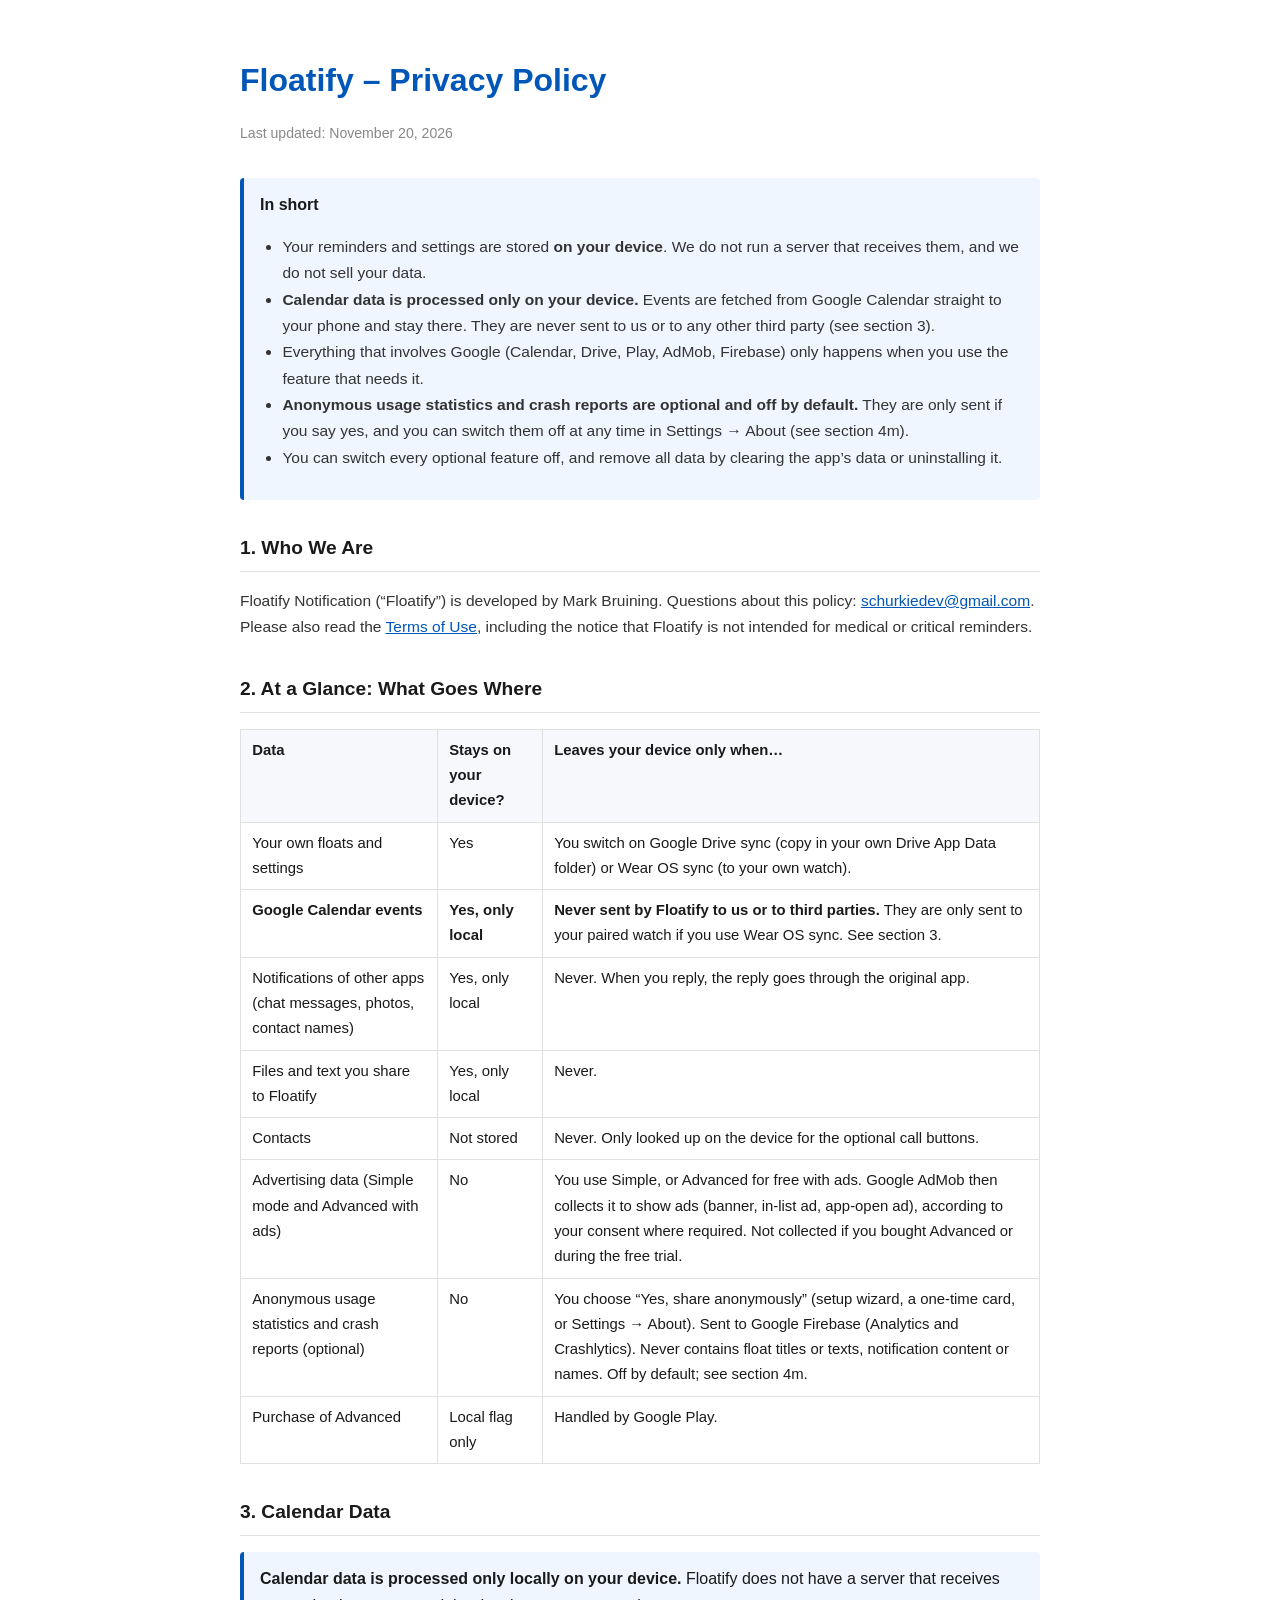
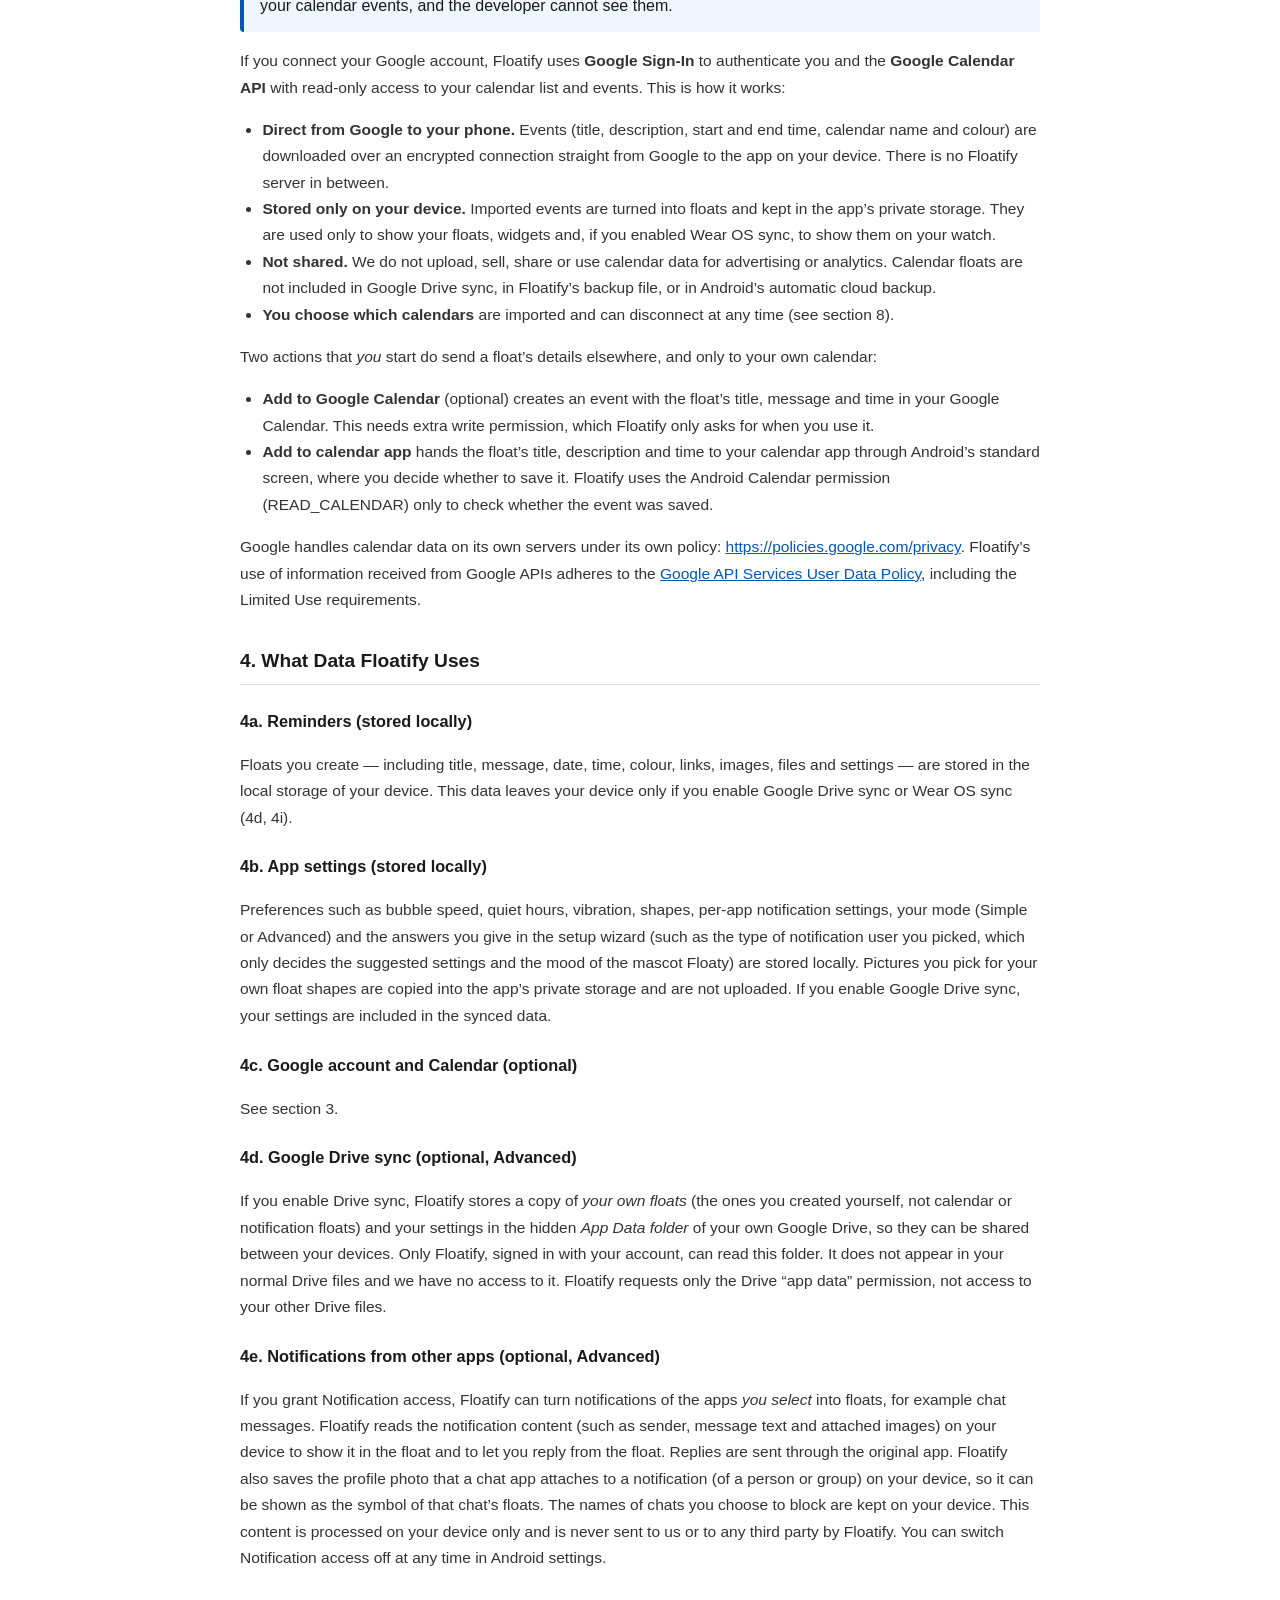
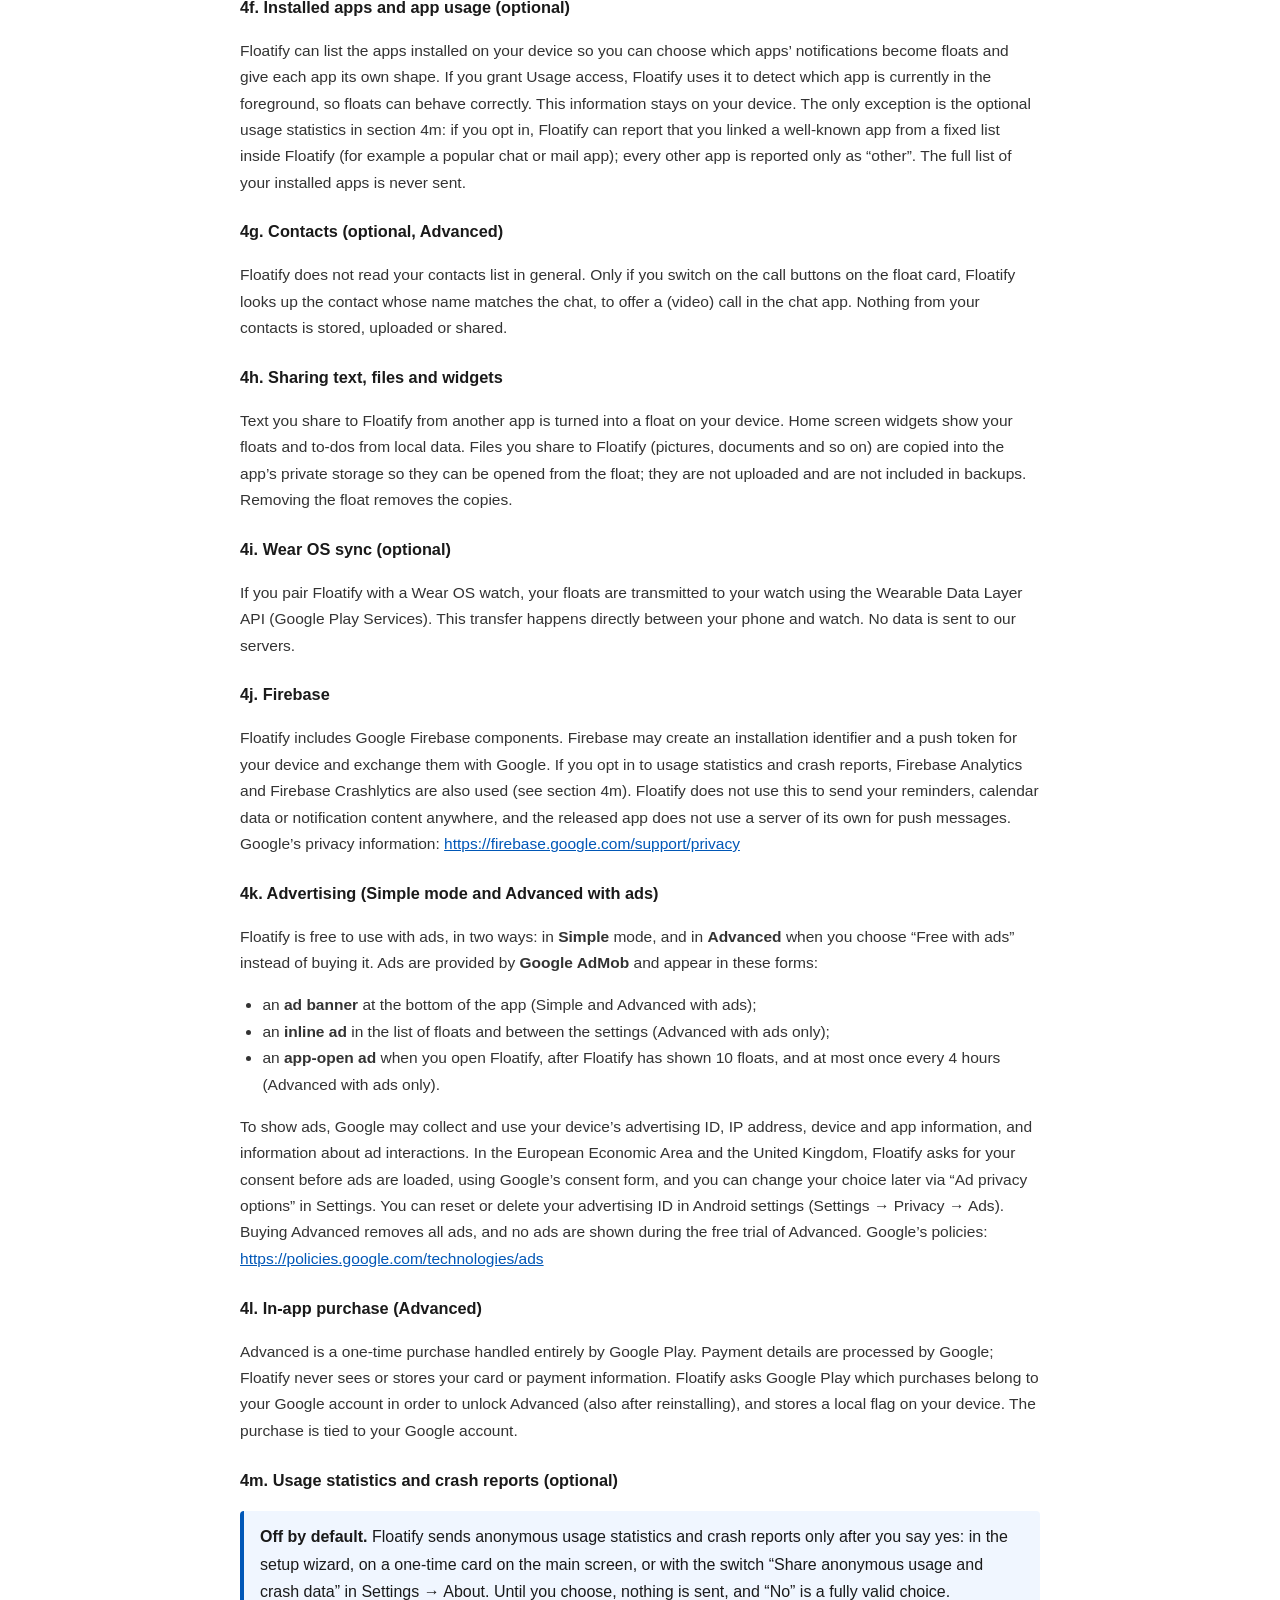
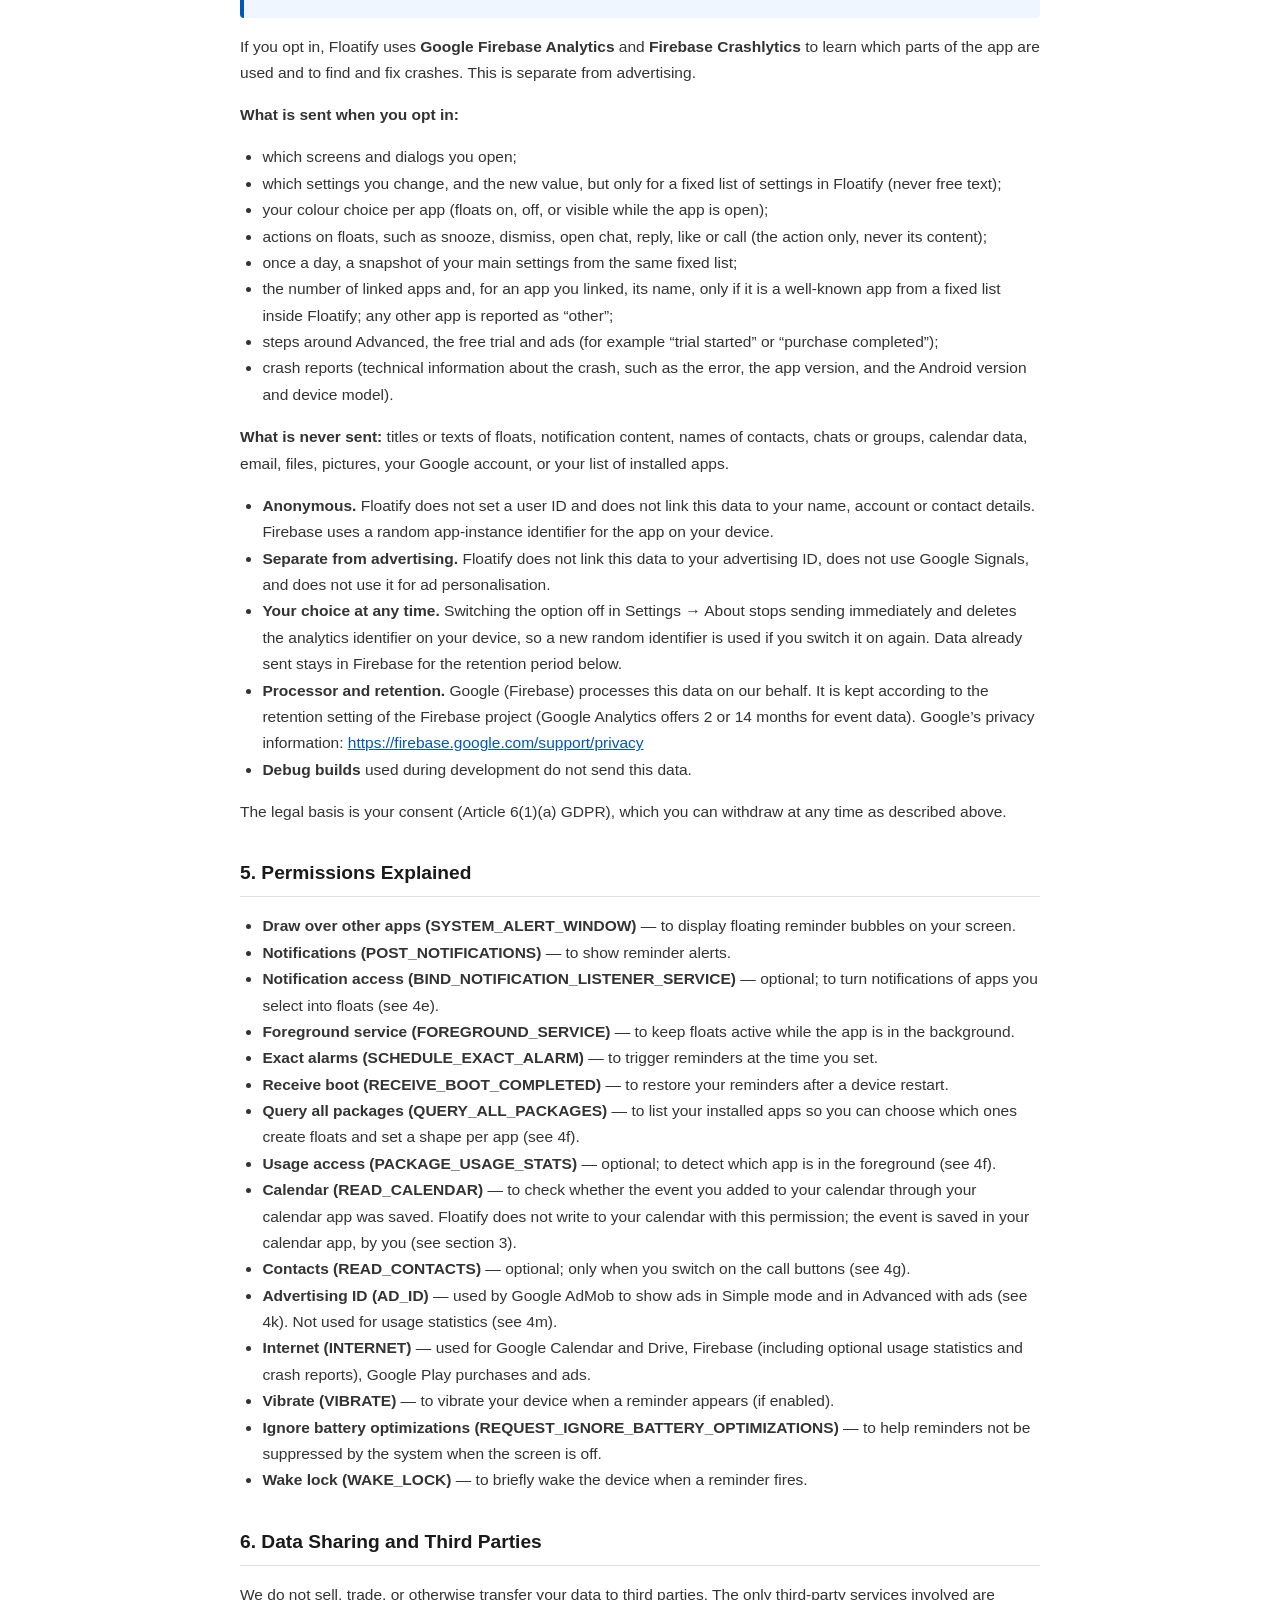
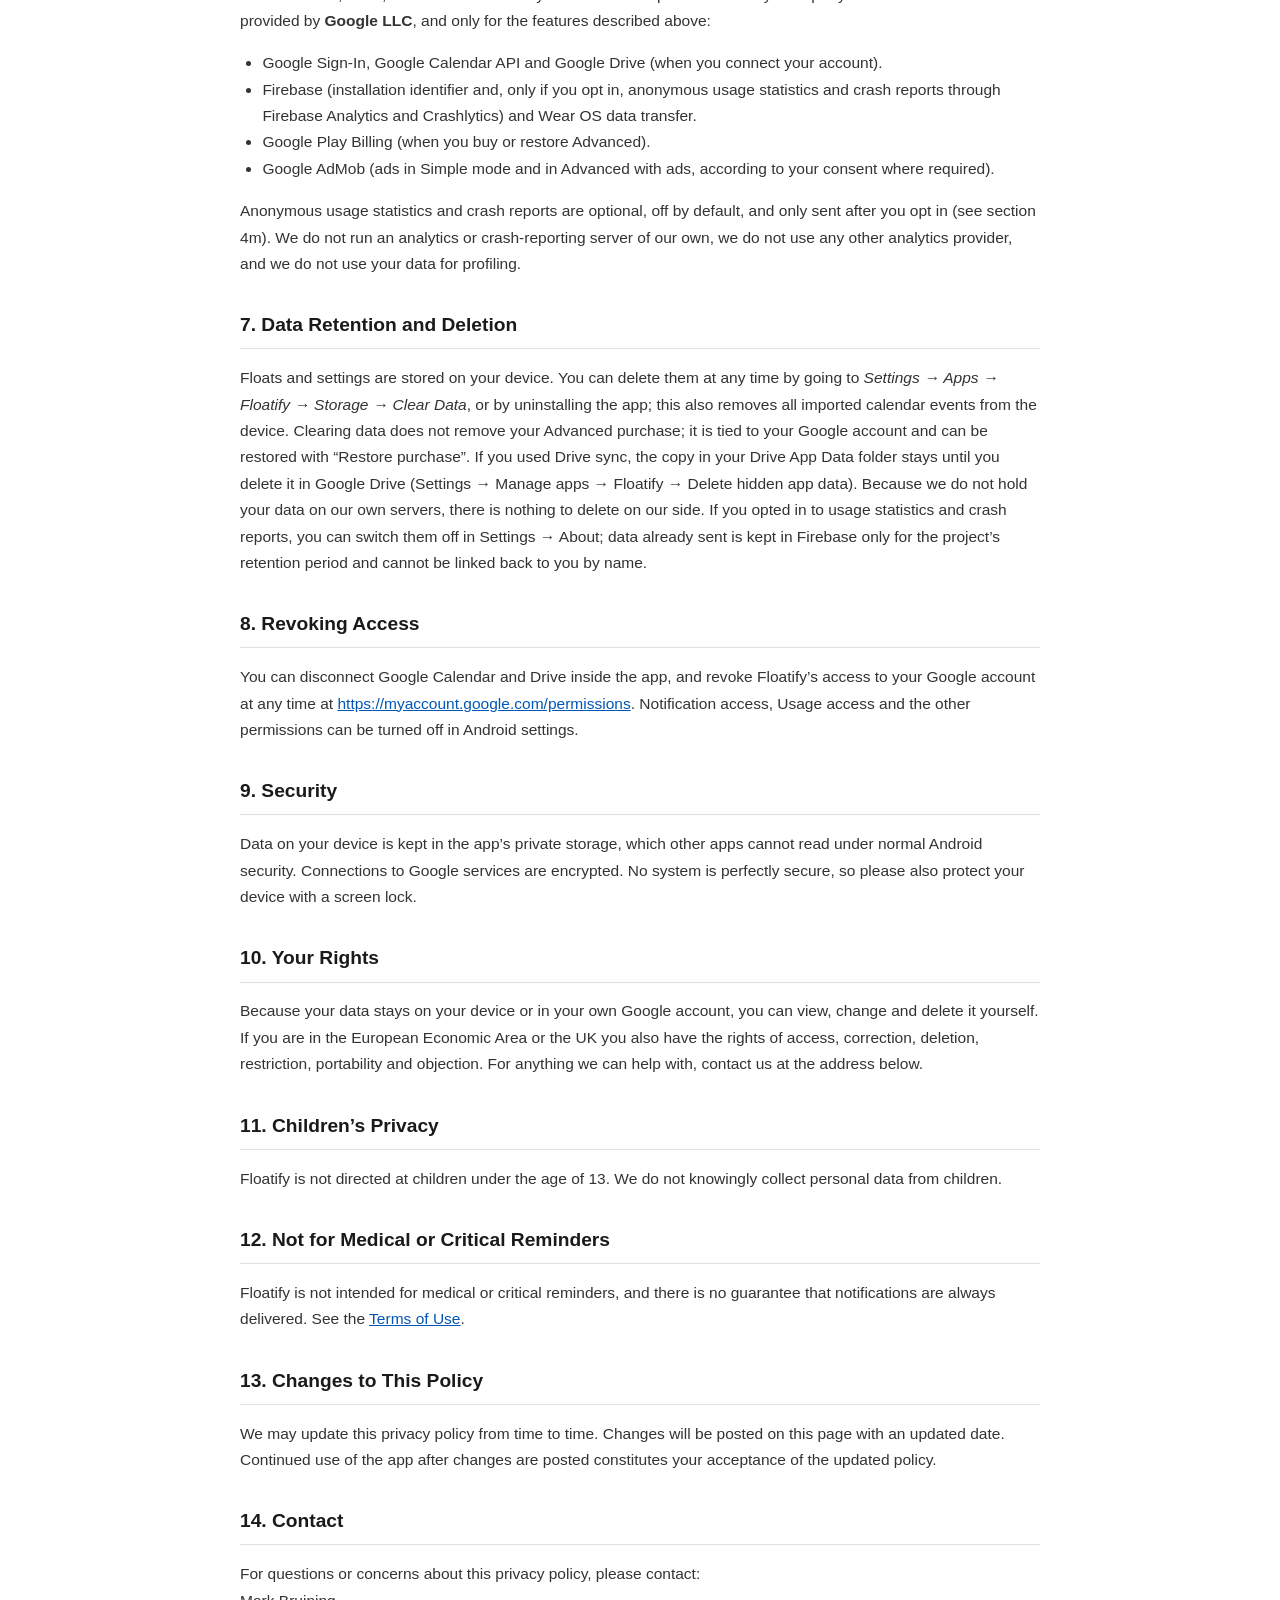
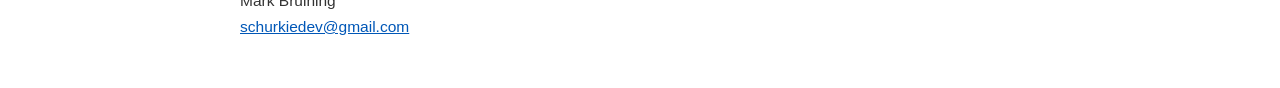
<file: privacy_policy.html>
<!DOCTYPE html>
<html lang="en">
<head>
  <meta charset="UTF-8" />
  <meta name="viewport" content="width=device-width, initial-scale=1.0" />
  <title>Floatify – Privacy Policy</title>
  <style>
    body {
      font-family: -apple-system, BlinkMacSystemFont, "Segoe UI", Roboto, sans-serif;
      max-width: 800px;
      margin: 0 auto;
      padding: 2rem 1.5rem;
      color: #1a1a1a;
      line-height: 1.7;
      background: #fff;
    }
    h1 { font-size: 2rem; margin-bottom: 0.25rem; color: #0057b7; }
    h2 { font-size: 1.2rem; margin-top: 2rem; border-bottom: 1px solid #e0e0e0; padding-bottom: 0.4rem; }
    h3 { font-size: 1.02rem; margin-top: 1.4rem; }
    p, li { font-size: 0.97rem; color: #333; }
    ul { padding-left: 1.4rem; }
    a { color: #0057b7; }
    .updated { color: #888; font-size: 0.88rem; margin-bottom: 2rem; }
    .highlight { background: #f0f6ff; border-left: 4px solid #0057b7; padding: 0.8rem 1rem; border-radius: 4px; margin: 1rem 0; }
    .warning { background: #fff4e5; border-left: 4px solid #e67e00; padding: 0.8rem 1rem; border-radius: 4px; margin: 1rem 0; }
    table { border-collapse: collapse; width: 100%; margin: 1rem 0; font-size: 0.93rem; }
    th, td { border: 1px solid #e0e0e0; padding: 0.5rem 0.7rem; text-align: left; vertical-align: top; }
    th { background: #f6f8fb; }
  </style>
</head>
<body>

<h1>Floatify – Privacy Policy</h1>
<p class="updated">Last updated: November 20, 2026</p>

<div class="highlight">
  <strong>In short</strong>
  <ul>
    <li>Your reminders and settings are stored <strong>on your device</strong>. We do not run a server that receives them, and we do not sell your data.</li>
    <li><strong>Calendar data is processed only on your device.</strong> Events are fetched from Google Calendar straight to your phone and stay there. They are never sent to us or to any other third party (see section 3).</li>
    <li>Everything that involves Google (Calendar, Drive, Play, AdMob, Firebase) only happens when you use the feature that needs it.</li>
    <li><strong>Anonymous usage statistics and crash reports are optional and off by default.</strong> They are only sent if you say yes, and you can switch them off at any time in Settings → About (see section 4m).</li>
    <li>You can switch every optional feature off, and remove all data by clearing the app’s data or uninstalling it.</li>
  </ul>
</div>

<h2>1. Who We Are</h2>
<p>Floatify Notification (“Floatify”) is developed by Mark Bruining. Questions about this policy: <a href="mailto:schurkiedev@gmail.com">schurkiedev@gmail.com</a>. Please also read the <a href="terms.html">Terms of Use</a>, including the notice that Floatify is not intended for medical or critical reminders.</p>

<h2>2. At a Glance: What Goes Where</h2>
<table>
  <tr><th>Data</th><th>Stays on your device?</th><th>Leaves your device only when…</th></tr>
  <tr><td>Your own floats and settings</td><td>Yes</td><td>You switch on Google Drive sync (copy in your own Drive App Data folder) or Wear OS sync (to your own watch).</td></tr>
  <tr><td><strong>Google Calendar events</strong></td><td><strong>Yes, only local</strong></td><td><strong>Never sent by Floatify to us or to third parties.</strong> They are only sent to your paired watch if you use Wear OS sync. See section 3.</td></tr>
  <tr><td>Notifications of other apps (chat messages, photos, contact names)</td><td>Yes, only local</td><td>Never. When you reply, the reply goes through the original app.</td></tr>
  <tr><td>Files and text you share to Floatify</td><td>Yes, only local</td><td>Never.</td></tr>
  <tr><td>Contacts</td><td>Not stored</td><td>Never. Only looked up on the device for the optional call buttons.</td></tr>
  <tr><td>Advertising data (Simple mode and Advanced with ads)</td><td>No</td><td>You use Simple, or Advanced for free with ads. Google AdMob then collects it to show ads (banner, in-list ad, app-open ad), according to your consent where required. Not collected if you bought Advanced or during the free trial.</td></tr>
  <tr><td>Anonymous usage statistics and crash reports (optional)</td><td>No</td><td>You choose “Yes, share anonymously” (setup wizard, a one-time card, or Settings → About). Sent to Google Firebase (Analytics and Crashlytics). Never contains float titles or texts, notification content or names. Off by default; see section 4m.</td></tr>
  <tr><td>Purchase of Advanced</td><td>Local flag only</td><td>Handled by Google Play.</td></tr>
</table>

<h2>3. Calendar Data</h2>
<div class="highlight">
  <strong>Calendar data is processed only locally on your device.</strong> Floatify does not have a server that receives your calendar events, and the developer cannot see them.
</div>
<p>If you connect your Google account, Floatify uses <strong>Google Sign-In</strong> to authenticate you and the <strong>Google Calendar API</strong> with read-only access to your calendar list and events. This is how it works:</p>
<ul>
  <li><strong>Direct from Google to your phone.</strong> Events (title, description, start and end time, calendar name and colour) are downloaded over an encrypted connection straight from Google to the app on your device. There is no Floatify server in between.</li>
  <li><strong>Stored only on your device.</strong> Imported events are turned into floats and kept in the app’s private storage. They are used only to show your floats, widgets and, if you enabled Wear OS sync, to show them on your watch.</li>
  <li><strong>Not shared.</strong> We do not upload, sell, share or use calendar data for advertising or analytics. Calendar floats are not included in Google Drive sync, in Floatify’s backup file, or in Android’s automatic cloud backup.</li>
  <li><strong>You choose which calendars</strong> are imported and can disconnect at any time (see section 8).</li>
</ul>
<p>Two actions that <em>you</em> start do send a float’s details elsewhere, and only to your own calendar:</p>
<ul>
  <li><strong>Add to Google Calendar</strong> (optional) creates an event with the float’s title, message and time in your Google Calendar. This needs extra write permission, which Floatify only asks for when you use it.</li>
  <li><strong>Add to calendar app</strong> hands the float’s title, description and time to your calendar app through Android’s standard screen, where you decide whether to save it. Floatify uses the Android Calendar permission (READ_CALENDAR) only to check whether the event was saved.</li>
</ul>
<p>Google handles calendar data on its own servers under its own policy: <a href="https://policies.google.com/privacy" target="_blank">https://policies.google.com/privacy</a>. Floatify’s use of information received from Google APIs adheres to the <a href="https://developers.google.com/terms/api-services-user-data-policy" target="_blank">Google API Services User Data Policy</a>, including the Limited Use requirements.</p>

<h2>4. What Data Floatify Uses</h2>

<h3>4a. Reminders (stored locally)</h3>
<p>Floats you create — including title, message, date, time, colour, links, images, files and settings — are stored in the local storage of your device. This data leaves your device only if you enable Google Drive sync or Wear OS sync (4d, 4i).</p>

<h3>4b. App settings (stored locally)</h3>
<p>Preferences such as bubble speed, quiet hours, vibration, shapes, per-app notification settings, your mode (Simple or Advanced) and the answers you give in the setup wizard (such as the type of notification user you picked, which only decides the suggested settings and the mood of the mascot Floaty) are stored locally. Pictures you pick for your own float shapes are copied into the app’s private storage and are not uploaded. If you enable Google Drive sync, your settings are included in the synced data.</p>

<h3>4c. Google account and Calendar (optional)</h3>
<p>See section 3.</p>

<h3>4d. Google Drive sync (optional, Advanced)</h3>
<p>If you enable Drive sync, Floatify stores a copy of <em>your own floats</em> (the ones you created yourself, not calendar or notification floats) and your settings in the hidden <em>App Data folder</em> of your own Google Drive, so they can be shared between your devices. Only Floatify, signed in with your account, can read this folder. It does not appear in your normal Drive files and we have no access to it. Floatify requests only the Drive “app data” permission, not access to your other Drive files.</p>

<h3>4e. Notifications from other apps (optional, Advanced)</h3>
<p>If you grant Notification access, Floatify can turn notifications of the apps <em>you select</em> into floats, for example chat messages. Floatify reads the notification content (such as sender, message text and attached images) on your device to show it in the float and to let you reply from the float. Replies are sent through the original app. Floatify also saves the profile photo that a chat app attaches to a notification (of a person or group) on your device, so it can be shown as the symbol of that chat’s floats. The names of chats you choose to block are kept on your device. This content is processed on your device only and is never sent to us or to any third party by Floatify. You can switch Notification access off at any time in Android settings.</p>

<h3>4f. Installed apps and app usage (optional)</h3>
<p>Floatify can list the apps installed on your device so you can choose which apps’ notifications become floats and give each app its own shape. If you grant Usage access, Floatify uses it to detect which app is currently in the foreground, so floats can behave correctly. This information stays on your device. The only exception is the optional usage statistics in section 4m: if you opt in, Floatify can report that you linked a well-known app from a fixed list inside Floatify (for example a popular chat or mail app); every other app is reported only as “other”. The full list of your installed apps is never sent.</p>

<h3>4g. Contacts (optional, Advanced)</h3>
<p>Floatify does not read your contacts list in general. Only if you switch on the call buttons on the float card, Floatify looks up the contact whose name matches the chat, to offer a (video) call in the chat app. Nothing from your contacts is stored, uploaded or shared.</p>

<h3>4h. Sharing text, files and widgets</h3>
<p>Text you share to Floatify from another app is turned into a float on your device. Home screen widgets show your floats and to-dos from local data. Files you share to Floatify (pictures, documents and so on) are copied into the app’s private storage so they can be opened from the float; they are not uploaded and are not included in backups. Removing the float removes the copies.</p>

<h3>4i. Wear OS sync (optional)</h3>
<p>If you pair Floatify with a Wear OS watch, your floats are transmitted to your watch using the Wearable Data Layer API (Google Play Services). This transfer happens directly between your phone and watch. No data is sent to our servers.</p>

<h3>4j. Firebase</h3>
<p>Floatify includes Google Firebase components. Firebase may create an installation identifier and a push token for your device and exchange them with Google. If you opt in to usage statistics and crash reports, Firebase Analytics and Firebase Crashlytics are also used (see section 4m). Floatify does not use this to send your reminders, calendar data or notification content anywhere, and the released app does not use a server of its own for push messages. Google’s privacy information: <a href="https://firebase.google.com/support/privacy" target="_blank">https://firebase.google.com/support/privacy</a></p>

<h3>4k. Advertising (Simple mode and Advanced with ads)</h3>
<p>Floatify is free to use with ads, in two ways: in <strong>Simple</strong> mode, and in <strong>Advanced</strong> when you choose “Free with ads” instead of buying it. Ads are provided by <strong>Google AdMob</strong> and appear in these forms:</p>
<ul>
  <li>an <strong>ad banner</strong> at the bottom of the app (Simple and Advanced with ads);</li>
  <li>an <strong>inline ad</strong> in the list of floats and between the settings (Advanced with ads only);</li>
  <li>an <strong>app-open ad</strong> when you open Floatify, after Floatify has shown 10 floats, and at most once every 4 hours (Advanced with ads only).</li>
</ul>
<p>To show ads, Google may collect and use your device’s advertising ID, IP address, device and app information, and information about ad interactions. In the European Economic Area and the United Kingdom, Floatify asks for your consent before ads are loaded, using Google’s consent form, and you can change your choice later via “Ad privacy options” in Settings. You can reset or delete your advertising ID in Android settings (Settings → Privacy → Ads). Buying Advanced removes all ads, and no ads are shown during the free trial of Advanced. Google’s policies: <a href="https://policies.google.com/technologies/ads" target="_blank">https://policies.google.com/technologies/ads</a></p>

<h3>4l. In-app purchase (Advanced)</h3>
<p>Advanced is a one-time purchase handled entirely by Google Play. Payment details are processed by Google; Floatify never sees or stores your card or payment information. Floatify asks Google Play which purchases belong to your Google account in order to unlock Advanced (also after reinstalling), and stores a local flag on your device. The purchase is tied to your Google account.</p>

<h3>4m. Usage statistics and crash reports (optional)</h3>
<div class="highlight">
  <strong>Off by default.</strong> Floatify sends anonymous usage statistics and crash reports only after you say yes: in the setup wizard, on a one-time card on the main screen, or with the switch “Share anonymous usage and crash data” in Settings → About. Until you choose, nothing is sent, and “No” is a fully valid choice.
</div>
<p>If you opt in, Floatify uses <strong>Google Firebase Analytics</strong> and <strong>Firebase Crashlytics</strong> to learn which parts of the app are used and to find and fix crashes. This is separate from advertising.</p>
<p><strong>What is sent when you opt in:</strong></p>
<ul>
  <li>which screens and dialogs you open;</li>
  <li>which settings you change, and the new value, but only for a fixed list of settings in Floatify (never free text);</li>
  <li>your colour choice per app (floats on, off, or visible while the app is open);</li>
  <li>actions on floats, such as snooze, dismiss, open chat, reply, like or call (the action only, never its content);</li>
  <li>once a day, a snapshot of your main settings from the same fixed list;</li>
  <li>the number of linked apps and, for an app you linked, its name, only if it is a well-known app from a fixed list inside Floatify; any other app is reported as “other”;</li>
  <li>steps around Advanced, the free trial and ads (for example “trial started” or “purchase completed”);</li>
  <li>crash reports (technical information about the crash, such as the error, the app version, and the Android version and device model).</li>
</ul>
<p><strong>What is never sent:</strong> titles or texts of floats, notification content, names of contacts, chats or groups, calendar data, email, files, pictures, your Google account, or your list of installed apps.</p>
<ul>
  <li><strong>Anonymous.</strong> Floatify does not set a user ID and does not link this data to your name, account or contact details. Firebase uses a random app-instance identifier for the app on your device.</li>
  <li><strong>Separate from advertising.</strong> Floatify does not link this data to your advertising ID, does not use Google Signals, and does not use it for ad personalisation.</li>
  <li><strong>Your choice at any time.</strong> Switching the option off in Settings → About stops sending immediately and deletes the analytics identifier on your device, so a new random identifier is used if you switch it on again. Data already sent stays in Firebase for the retention period below.</li>
  <li><strong>Processor and retention.</strong> Google (Firebase) processes this data on our behalf. It is kept according to the retention setting of the Firebase project (Google Analytics offers 2 or 14 months for event data). Google’s privacy information: <a href="https://firebase.google.com/support/privacy" target="_blank">https://firebase.google.com/support/privacy</a></li>
  <li><strong>Debug builds</strong> used during development do not send this data.</li>
</ul>
<p>The legal basis is your consent (Article 6(1)(a) GDPR), which you can withdraw at any time as described above.</p>

<h2>5. Permissions Explained</h2>
<ul>
  <li><strong>Draw over other apps (SYSTEM_ALERT_WINDOW)</strong> — to display floating reminder bubbles on your screen.</li>
  <li><strong>Notifications (POST_NOTIFICATIONS)</strong> — to show reminder alerts.</li>
  <li><strong>Notification access (BIND_NOTIFICATION_LISTENER_SERVICE)</strong> — optional; to turn notifications of apps you select into floats (see 4e).</li>
  <li><strong>Foreground service (FOREGROUND_SERVICE)</strong> — to keep floats active while the app is in the background.</li>
  <li><strong>Exact alarms (SCHEDULE_EXACT_ALARM)</strong> — to trigger reminders at the time you set.</li>
  <li><strong>Receive boot (RECEIVE_BOOT_COMPLETED)</strong> — to restore your reminders after a device restart.</li>
  <li><strong>Query all packages (QUERY_ALL_PACKAGES)</strong> — to list your installed apps so you can choose which ones create floats and set a shape per app (see 4f).</li>
  <li><strong>Usage access (PACKAGE_USAGE_STATS)</strong> — optional; to detect which app is in the foreground (see 4f).</li>
  <li><strong>Calendar (READ_CALENDAR)</strong> — to check whether the event you added to your calendar through your calendar app was saved. Floatify does not write to your calendar with this permission; the event is saved in your calendar app, by you (see section 3).</li>
  <li><strong>Contacts (READ_CONTACTS)</strong> — optional; only when you switch on the call buttons (see 4g).</li>
  <li><strong>Advertising ID (AD_ID)</strong> — used by Google AdMob to show ads in Simple mode and in Advanced with ads (see 4k). Not used for usage statistics (see 4m).</li>
  <li><strong>Internet (INTERNET)</strong> — used for Google Calendar and Drive, Firebase (including optional usage statistics and crash reports), Google Play purchases and ads.</li>
  <li><strong>Vibrate (VIBRATE)</strong> — to vibrate your device when a reminder appears (if enabled).</li>
  <li><strong>Ignore battery optimizations (REQUEST_IGNORE_BATTERY_OPTIMIZATIONS)</strong> — to help reminders not be suppressed by the system when the screen is off.</li>
  <li><strong>Wake lock (WAKE_LOCK)</strong> — to briefly wake the device when a reminder fires.</li>
</ul>

<h2>6. Data Sharing and Third Parties</h2>
<p>We do not sell, trade, or otherwise transfer your data to third parties. The only third-party services involved are provided by <strong>Google LLC</strong>, and only for the features described above:</p>
<ul>
  <li>Google Sign-In, Google Calendar API and Google Drive (when you connect your account).</li>
  <li>Firebase (installation identifier and, only if you opt in, anonymous usage statistics and crash reports through Firebase Analytics and Crashlytics) and Wear OS data transfer.</li>
  <li>Google Play Billing (when you buy or restore Advanced).</li>
  <li>Google AdMob (ads in Simple mode and in Advanced with ads, according to your consent where required).</li>
</ul>
<p>Anonymous usage statistics and crash reports are optional, off by default, and only sent after you opt in (see section 4m). We do not run an analytics or crash-reporting server of our own, we do not use any other analytics provider, and we do not use your data for profiling.</p>

<h2>7. Data Retention and Deletion</h2>
<p>Floats and settings are stored on your device. You can delete them at any time by going to <em>Settings → Apps → Floatify → Storage → Clear Data</em>, or by uninstalling the app; this also removes all imported calendar events from the device. Clearing data does not remove your Advanced purchase; it is tied to your Google account and can be restored with “Restore purchase”. If you used Drive sync, the copy in your Drive App Data folder stays until you delete it in Google Drive (Settings → Manage apps → Floatify → Delete hidden app data). Because we do not hold your data on our own servers, there is nothing to delete on our side. If you opted in to usage statistics and crash reports, you can switch them off in Settings → About; data already sent is kept in Firebase only for the project’s retention period and cannot be linked back to you by name.</p>

<h2>8. Revoking Access</h2>
<p>You can disconnect Google Calendar and Drive inside the app, and revoke Floatify’s access to your Google account at any time at <a href="https://myaccount.google.com/permissions" target="_blank">https://myaccount.google.com/permissions</a>. Notification access, Usage access and the other permissions can be turned off in Android settings.</p>

<h2>9. Security</h2>
<p>Data on your device is kept in the app’s private storage, which other apps cannot read under normal Android security. Connections to Google services are encrypted. No system is perfectly secure, so please also protect your device with a screen lock.</p>

<h2>10. Your Rights</h2>
<p>Because your data stays on your device or in your own Google account, you can view, change and delete it yourself. If you are in the European Economic Area or the UK you also have the rights of access, correction, deletion, restriction, portability and objection. For anything we can help with, contact us at the address below.</p>

<h2>11. Children’s Privacy</h2>
<p>Floatify is not directed at children under the age of 13. We do not knowingly collect personal data from children.</p>

<h2>12. Not for Medical or Critical Reminders</h2>
<p>Floatify is not intended for medical or critical reminders, and there is no guarantee that notifications are always delivered. See the <a href="terms.html">Terms of Use</a>.</p>

<h2>13. Changes to This Policy</h2>
<p>We may update this privacy policy from time to time. Changes will be posted on this page with an updated date. Continued use of the app after changes are posted constitutes your acceptance of the updated policy.</p>

<h2>14. Contact</h2>
<p>For questions or concerns about this privacy policy, please contact:<br>
Mark Bruining<br>
<a href="mailto:schurkiedev@gmail.com">schurkiedev@gmail.com</a></p>

</body>
</html>
</file>
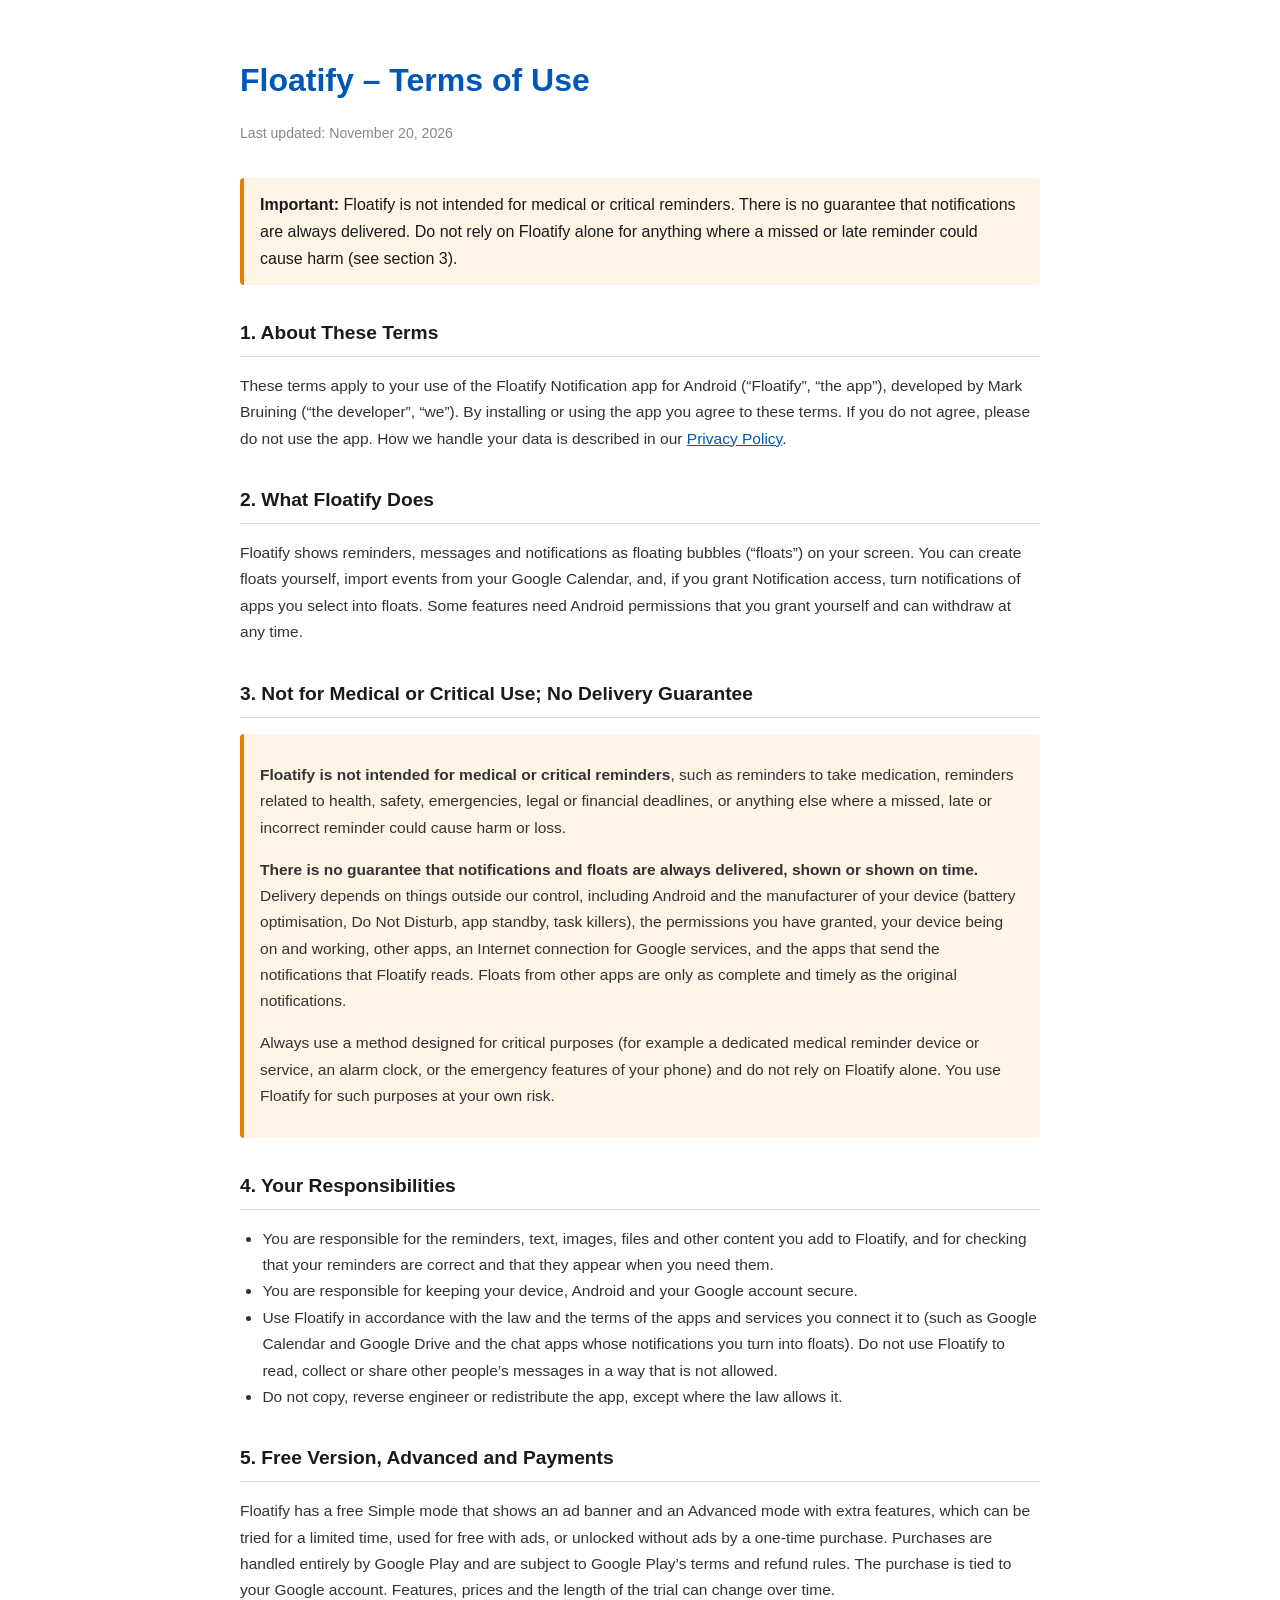
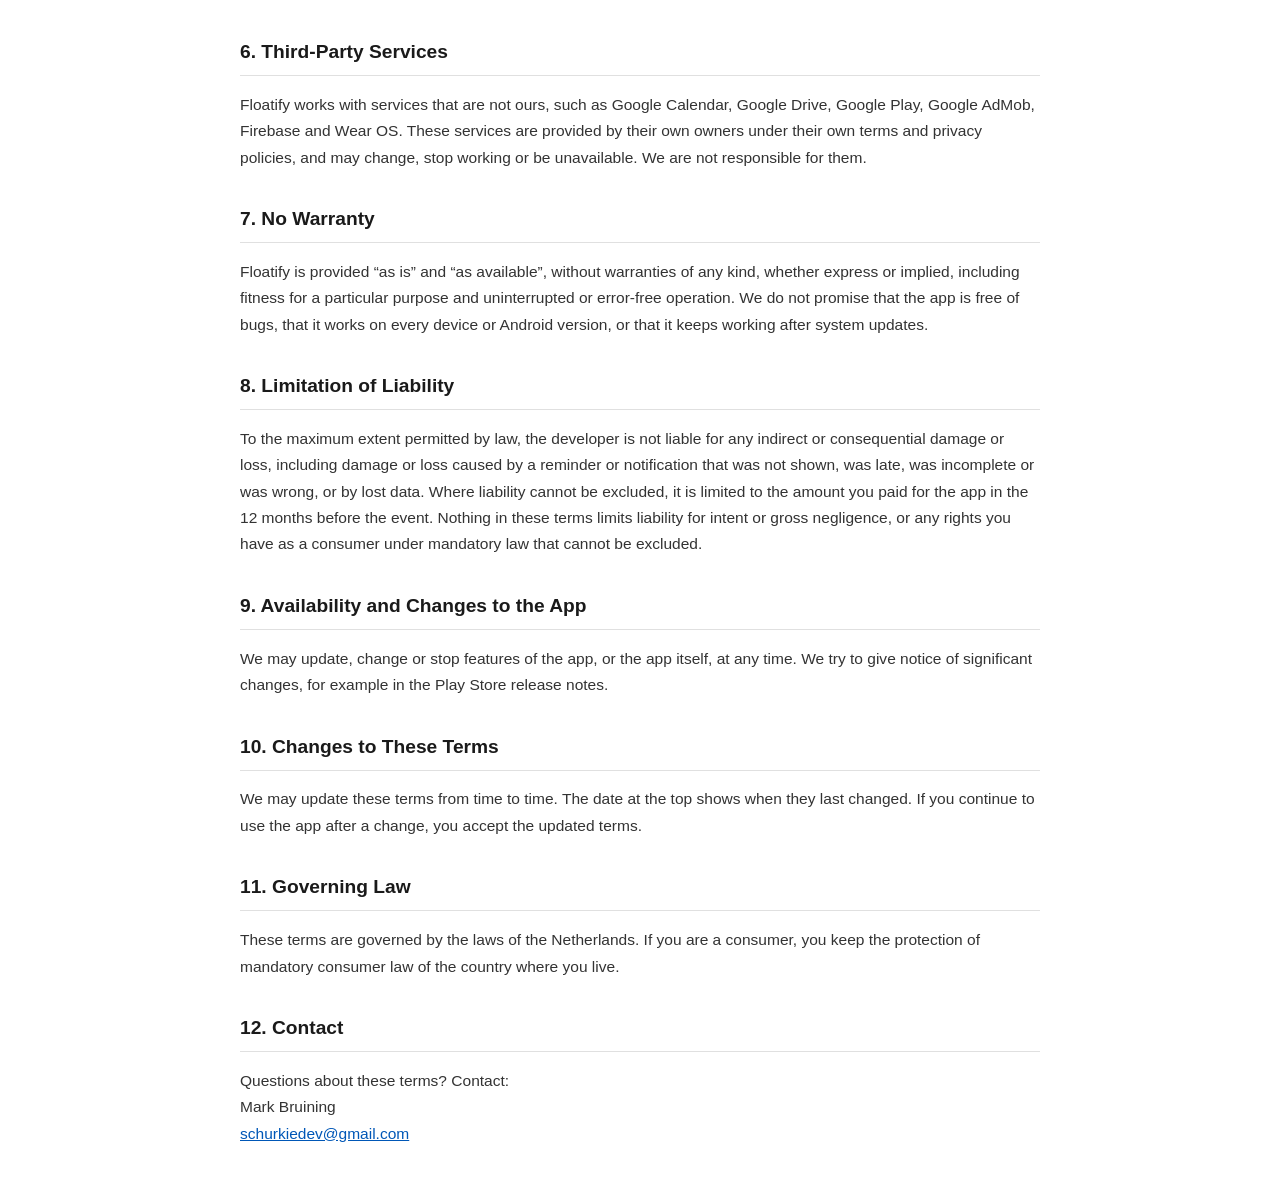
<file: terms.html>
<!DOCTYPE html>
<html lang="en">
<head>
  <meta charset="UTF-8" />
  <meta name="viewport" content="width=device-width, initial-scale=1.0" />
  <title>Floatify – Terms of Use</title>
  <style>
    body {
      font-family: -apple-system, BlinkMacSystemFont, "Segoe UI", Roboto, sans-serif;
      max-width: 800px;
      margin: 0 auto;
      padding: 2rem 1.5rem;
      color: #1a1a1a;
      line-height: 1.7;
      background: #fff;
    }
    h1 { font-size: 2rem; margin-bottom: 0.25rem; color: #0057b7; }
    h2 { font-size: 1.2rem; margin-top: 2rem; border-bottom: 1px solid #e0e0e0; padding-bottom: 0.4rem; }
    p, li { font-size: 0.97rem; color: #333; }
    ul { padding-left: 1.4rem; }
    a { color: #0057b7; }
    .updated { color: #888; font-size: 0.88rem; margin-bottom: 2rem; }
    .highlight { background: #f0f6ff; border-left: 4px solid #0057b7; padding: 0.8rem 1rem; border-radius: 4px; margin: 1rem 0; }
    .warning { background: #fff4e5; border-left: 4px solid #e67e00; padding: 0.8rem 1rem; border-radius: 4px; margin: 1rem 0; }
  </style>
</head>
<body>

<h1>Floatify – Terms of Use</h1>
<p class="updated">Last updated: November 20, 2026</p>

<div class="warning">
  <strong>Important:</strong> Floatify is not intended for medical or critical reminders. There is no guarantee that notifications are always delivered. Do not rely on Floatify alone for anything where a missed or late reminder could cause harm (see section 3).
</div>

<h2>1. About These Terms</h2>
<p>These terms apply to your use of the Floatify Notification app for Android (“Floatify”, “the app”), developed by Mark Bruining (“the developer”, “we”). By installing or using the app you agree to these terms. If you do not agree, please do not use the app. How we handle your data is described in our <a href="privacy_policy.html">Privacy Policy</a>.</p>

<h2>2. What Floatify Does</h2>
<p>Floatify shows reminders, messages and notifications as floating bubbles (“floats”) on your screen. You can create floats yourself, import events from your Google Calendar, and, if you grant Notification access, turn notifications of apps you select into floats. Some features need Android permissions that you grant yourself and can withdraw at any time.</p>

<h2>3. Not for Medical or Critical Use; No Delivery Guarantee</h2>
<div class="warning">
  <p><strong>Floatify is not intended for medical or critical reminders</strong>, such as reminders to take medication, reminders related to health, safety, emergencies, legal or financial deadlines, or anything else where a missed, late or incorrect reminder could cause harm or loss.</p>
  <p><strong>There is no guarantee that notifications and floats are always delivered, shown or shown on time.</strong> Delivery depends on things outside our control, including Android and the manufacturer of your device (battery optimisation, Do Not Disturb, app standby, task killers), the permissions you have granted, your device being on and working, other apps, an Internet connection for Google services, and the apps that send the notifications that Floatify reads. Floats from other apps are only as complete and timely as the original notifications.</p>
  <p>Always use a method designed for critical purposes (for example a dedicated medical reminder device or service, an alarm clock, or the emergency features of your phone) and do not rely on Floatify alone. You use Floatify for such purposes at your own risk.</p>
</div>

<h2>4. Your Responsibilities</h2>
<ul>
  <li>You are responsible for the reminders, text, images, files and other content you add to Floatify, and for checking that your reminders are correct and that they appear when you need them.</li>
  <li>You are responsible for keeping your device, Android and your Google account secure.</li>
  <li>Use Floatify in accordance with the law and the terms of the apps and services you connect it to (such as Google Calendar and Google Drive and the chat apps whose notifications you turn into floats). Do not use Floatify to read, collect or share other people’s messages in a way that is not allowed.</li>
  <li>Do not copy, reverse engineer or redistribute the app, except where the law allows it.</li>
</ul>

<h2>5. Free Version, Advanced and Payments</h2>
<p>Floatify has a free Simple mode that shows an ad banner and an Advanced mode with extra features, which can be tried for a limited time, used for free with ads, or unlocked without ads by a one-time purchase. Purchases are handled entirely by Google Play and are subject to Google Play’s terms and refund rules. The purchase is tied to your Google account. Features, prices and the length of the trial can change over time.</p>

<h2>6. Third-Party Services</h2>
<p>Floatify works with services that are not ours, such as Google Calendar, Google Drive, Google Play, Google AdMob, Firebase and Wear OS. These services are provided by their own owners under their own terms and privacy policies, and may change, stop working or be unavailable. We are not responsible for them.</p>

<h2>7. No Warranty</h2>
<p>Floatify is provided “as is” and “as available”, without warranties of any kind, whether express or implied, including fitness for a particular purpose and uninterrupted or error-free operation. We do not promise that the app is free of bugs, that it works on every device or Android version, or that it keeps working after system updates.</p>

<h2>8. Limitation of Liability</h2>
<p>To the maximum extent permitted by law, the developer is not liable for any indirect or consequential damage or loss, including damage or loss caused by a reminder or notification that was not shown, was late, was incomplete or was wrong, or by lost data. Where liability cannot be excluded, it is limited to the amount you paid for the app in the 12 months before the event. Nothing in these terms limits liability for intent or gross negligence, or any rights you have as a consumer under mandatory law that cannot be excluded.</p>

<h2>9. Availability and Changes to the App</h2>
<p>We may update, change or stop features of the app, or the app itself, at any time. We try to give notice of significant changes, for example in the Play Store release notes.</p>

<h2>10. Changes to These Terms</h2>
<p>We may update these terms from time to time. The date at the top shows when they last changed. If you continue to use the app after a change, you accept the updated terms.</p>

<h2>11. Governing Law</h2>
<p>These terms are governed by the laws of the Netherlands. If you are a consumer, you keep the protection of mandatory consumer law of the country where you live.</p>

<h2>12. Contact</h2>
<p>Questions about these terms? Contact:<br>
Mark Bruining<br>
<a href="mailto:schurkiedev@gmail.com">schurkiedev@gmail.com</a></p>

</body>
</html>
</file>
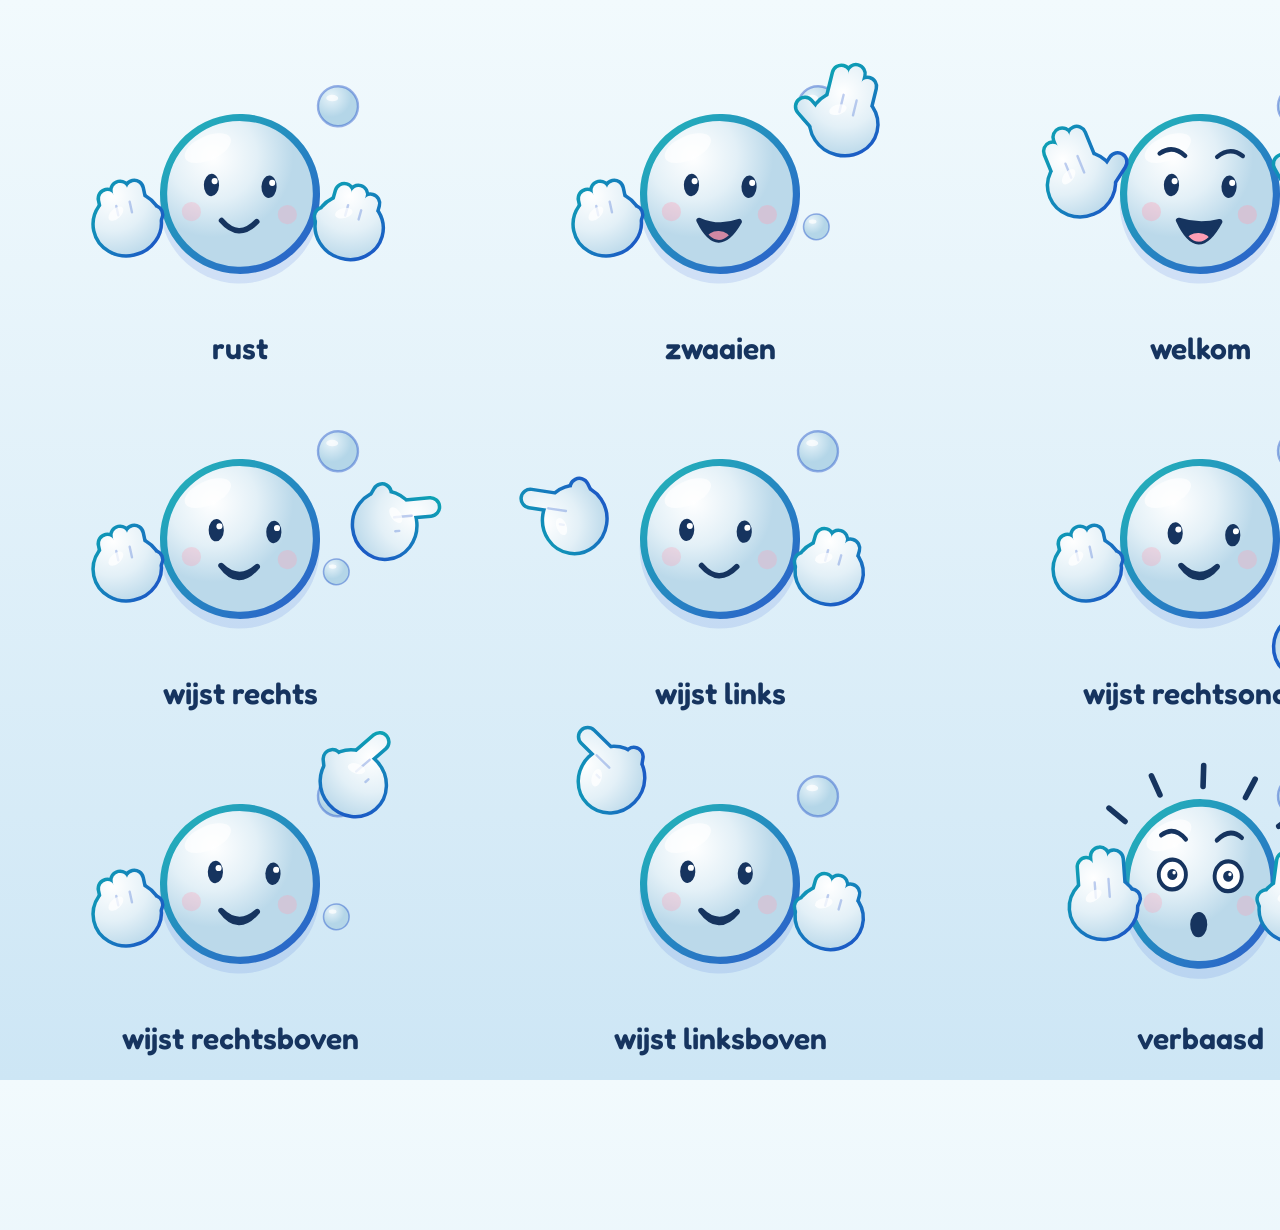
<file: FloatifyNotifications/_src/floaty-test.html>
<!doctype html>
<!-- Test page for the Floaty port. Lives under _src/, so Jekyll never publishes it.
     Open it through a static server started in the repo root: /FloatifyNotifications/_src/floaty-test.html
     It draws the same cells as promo-video/src/PoseSheet.tsx (scale 0.8, film frame 90, idle 0)
     so the result can be compared with promo-video/out/pose-sheet.png. Add ?live to see it move. -->
<html lang="en">
<head>
<meta charset="utf-8">
<title>Floaty pose test</title>
<meta name="viewport" content="width=1920">
<style>
  @font-face { font-family: Fredoka; font-weight: 300 700; src: url(../assets/fonts/Fredoka-latin.woff2) format('woff2'); }
  html, body { margin: 0; }
  body { width: 1920px; height: 1080px; position: relative; overflow: hidden; font-family: Fredoka, sans-serif;
    background: linear-gradient(#F2FAFD, #CDE6F5); }
  .cell { position: absolute; width: 700px; height: 700px; margin: -350px 0 0 -350px; }
  .lab { position: absolute; width: 400px; margin-left: -200px; text-align: center; font-weight: 600; font-size: 30px; color: #16345F; }
</style>
</head>
<body>
<script src="../assets/js/floaty.js"></script>
<script>
(function () {
  var F = Floaty, H = F.HAND, M = F.mirrorHand, P = F.pointHand;
  var live = /[?&]live/.test(location.search);
  var cells = [
    ['rust', {}],
    ['zwaaien', {R: Object.assign({}, H.open, {dx: 150, dy: -70, rot: 12, wave: 0}), mouth: 0.5}, true],
    ['welkom', {R: H.open, L: M(H.open), mouth: 0.6, brow: 0.5}],
    ['duim omhoog', {R: H.thumbsUp, happy: 1, mouth: 0.7}],
    ['wijst rechts', {R: P(0, 0, 1, 250, -30), lookX: 1, mouth: 0.1}],
    ['wijst links', {L: M(P(0, 0, 1, 250, -30)), lookX: -1}],
    ['wijst rechtsonder', {R: P(0, 0, 1, 190, 175), lookX: 0.8, lookY: 0.8, mouth: 0.1}],
    ['wijst linksonder', {L: M(P(0, 0, 1, 190, 175)), lookX: -0.8, lookY: 0.8, mouth: 0.1}],
    ['wijst rechtsboven', {R: P(0, 0, 1, 190, -175), lookX: 0.8, lookY: -0.8, mouth: 0.1}],
    ['wijst linksboven', {L: M(P(0, 0, 1, 190, -175)), lookX: -0.8, lookY: -0.8, mouth: 0.1}],
    ['verbaasd', {brow: 1, wide: 1, gasp: 1, sy: 1.06, sx: 0.97,
      R: Object.assign({}, H.open, {dx: 118, dy: 52, rot: 6, thumb: 0.6, thumbAng: 30}),
      L: M(Object.assign({}, H.open, {dx: 118, dy: 52, rot: 6, thumb: 0.6, thumbAng: 30}))}]
    // 'op stoel' (the chair) is not part of the web version
  ];
  cells.forEach(function (c, i) {
    var col = i % 4, row = Math.floor(i / 4);
    var cx = 240 + col * 480, cy = 190 + row * 345;
    var host = document.createElement('div');
    host.className = 'cell';
    host.style.left = cx + 'px';
    host.style.top = cy + 'px';
    document.body.appendChild(host);
    var f = F.create(host, {pose: Object.assign({}, c[1], {scale: 0.8, idle: live ? 1 : 0}), frame: live ? undefined : 90});
    f.setSpeaking(!!c[2]);
    if (live) f.start();
    var l = document.createElement('div');
    l.className = 'lab';
    l.style.left = cx + 'px';
    l.style.top = (cy + 140) + 'px';
    l.textContent = c[0];
    document.body.appendChild(l);
  });
})();
</script>
</body>
</html>
</file>
<file: FloatifyNotifications/assets/css/site.css>
/* Floatify Notification website. Mobile first. No external resources. */

/* ---------- fonts (self-hosted Fredoka, variable weight, SIL OFL) ---------- */
@font-face {
  font-family: "Fredoka";
  font-style: normal;
  font-weight: 300 700;
  font-display: swap;
  src: url("../fonts/Fredoka-latin-ext.woff2") format("woff2");
  unicode-range: U+0100-02BA, U+02BD-02C5, U+02C7-02CC, U+02CE-02D7, U+02DD-02FF, U+0304, U+0308, U+0329, U+1D00-1DBF, U+1E00-1E9F, U+1EF2-1EFF, U+2020, U+20A0-20AB, U+20AD-20C0, U+2113, U+2C60-2C7F, U+A720-A7FF;
}
@font-face {
  font-family: "Fredoka";
  font-style: normal;
  font-weight: 300 700;
  font-display: swap;
  src: url("../fonts/Fredoka-latin.woff2") format("woff2");
  unicode-range: U+0000-00FF, U+0131, U+0152-0153, U+02BB-02BC, U+02C6, U+02DA, U+02DC, U+0304, U+0308, U+0329, U+2000-206F, U+20AC, U+2122, U+2191, U+2193, U+2212, U+2215, U+FEFF, U+FFFD;
}

/* ---------- tokens ---------- */
:root {
  --teal: #0AB0B0;
  --blue: #1E4FC8;
  --ink: #16345F;
  --body: #E3F0F7;
  --edge: #BBD9EA;
  --accent: #FFB02E;
  --accent-dark: #C77F00;
  --bg-top: #F2FAFD;
  --bg-bottom: #CDE6F5;
  --white: #fff;
  --radius: 28px;
  --shadow: 0 8px 22px rgba(22, 52, 95, 0.14);
  --font: "Fredoka", ui-rounded, "Nunito", "Segoe UI", system-ui, sans-serif;
  color-scheme: light;
}

*, *::before, *::after { box-sizing: border-box; }
[hidden] { display: none !important; }
html { scroll-behavior: smooth; -webkit-text-size-adjust: 100%; text-size-adjust: 100%; }
body {
  margin: 0;
  font-family: var(--font);
  font-size: 1.125rem;
  line-height: 1.55;
  color: var(--ink);
  background: var(--bg-top) linear-gradient(180deg, var(--bg-top), var(--bg-bottom) 70%);
  background-attachment: fixed;
  overflow-x: hidden;
}
img, video { max-width: 100%; height: auto; }
a { color: var(--blue); text-underline-offset: 3px; }
a:hover { color: #123a9a; }
h1, h2, h3 { line-height: 1.15; margin: 0 0 0.5em; font-weight: 600; letter-spacing: 0.005em; }
h1 { font-size: clamp(2.1rem, 8.4vw, 3.4rem); font-weight: 700; }
h2 { font-size: clamp(1.7rem, 6vw, 2.4rem); }
h3 { font-size: 1.3rem; }
p { margin: 0 0 1em; }
:focus-visible { outline: 3px solid var(--blue); outline-offset: 3px; border-radius: 6px; }

.wrap { width: 100%; max-width: 880px; margin-inline: auto; padding-inline: 16px; }
html:not(.js) .js-only { display: none !important; }

.skip {
  position: absolute; inset-inline-start: 8px; top: -60px; z-index: 100;
  background: var(--ink); color: #fff; padding: 10px 16px; border-radius: 12px; text-decoration: none;
}
.skip:focus { top: 8px; }

/* ---------- header ---------- */
.site-header { padding-block: 10px; }
.header-bar { display: flex; align-items: center; justify-content: space-between; gap: 16px; }
.brand { display: inline-flex; align-items: center; gap: 10px; color: var(--ink); text-decoration: none; font-weight: 600; font-size: 1.1rem; }
.brand img { border-radius: 12px; }
.nav { display: none; gap: 4px; }
.nav a { color: var(--ink); text-decoration: none; padding: 8px 12px; border-radius: 999px; font-weight: 500; }
.nav a:hover { background: rgba(255, 255, 255, 0.8); }

/* ---------- buttons ---------- */
.btn, .gbtn {
  display: inline-flex; align-items: center; justify-content: center; gap: 8px;
  min-height: 48px; padding: 0 22px; border-radius: 999px; border: 3px solid var(--blue);
  font: inherit; font-weight: 600; font-size: 1.05rem; text-decoration: none; cursor: pointer;
  background: transparent; color: var(--blue);
}
.btn-primary { background: var(--blue); color: #fff; }
.btn-primary:hover { background: #123a9a; color: #fff; }
.btn-ghost { background: rgba(255, 255, 255, 0.85); }
.btn-ghost:hover { background: #fff; color: #123a9a; }
.play { display: inline-block; line-height: 0; }
.play img { width: 190px; height: auto; }

/* ---------- bubbles ---------- */
.bubble {
  position: relative; margin: 0; padding: 12px 18px; background: #fff; color: var(--ink);
  border: 3px solid var(--ink); border-radius: 24px; font-weight: 600; font-size: 1.05rem; line-height: 1.3;
  box-shadow: 0 6px 16px rgba(22, 52, 95, 0.16);
}
.bubble::after {
  content: ""; position: absolute; width: 16px; height: 16px; background: #fff;
  border-right: 3px solid var(--ink); border-bottom: 3px solid var(--ink);
  inset-inline-start: var(--tx, 50%); bottom: -10px; transform: translateX(-50%) rotate(45deg);
  border-bottom-right-radius: 5px;
}
.bubble.is-in { animation: pop 0.45s cubic-bezier(0.3, 1.5, 0.5, 1) both; transform-origin: var(--tx, 50%) 100%; }
.bubble.is-out { animation: pop-out 0.2s ease-in both; transform-origin: var(--tx, 50%) 100%; }
@keyframes pop { 0% { transform: scale(0.4); opacity: 0; } 100% { transform: scale(1); opacity: 1; } }
@keyframes pop-out { to { transform: scale(0.6); opacity: 0; } }
.t-rest { opacity: 0; }

/* ---------- hero ---------- */
.hero { position: relative; overflow: clip; padding-block: 8px 40px; }
.hero::before {
  content: ""; position: absolute; inset: 0; pointer-events: none; z-index: 0;
  background:
    radial-gradient(circle at 86% 12%, rgba(10, 176, 176, 0.16) 0 46px, transparent 47px),
    radial-gradient(circle at 8% 38%, rgba(30, 79, 200, 0.10) 0 70px, transparent 71px),
    radial-gradient(circle at 92% 70%, rgba(30, 79, 200, 0.10) 0 34px, transparent 35px),
    radial-gradient(circle at 20% 92%, rgba(10, 176, 176, 0.14) 0 52px, transparent 53px),
    radial-gradient(circle at 60% 6%, rgba(255, 255, 255, 0.7) 0 22px, transparent 23px);
}
.hero-grid { position: relative; z-index: 1; display: grid; gap: 8px; }
.hero-stage { --u: 0.42; display: flex; flex-direction: column; align-items: center; gap: 14px; order: -1; }
.hero-bubble { max-width: 300px; text-align: center; }
.hero-floaty { position: relative; width: calc(420px * var(--u)); height: calc(420px * var(--u)); }
.hero-floaty .floaty-host { position: absolute; inset-inline-start: calc(-140px * var(--u)); top: calc(-140px * var(--u)); }
.hero-fallback { display: block; width: 100%; height: 100%; }
html.js .hero-fallback { display: none; }
.floaty-host { position: relative; display: block; width: calc(700px * var(--u)); height: calc(700px * var(--u)); pointer-events: none; }
.eyebrow { margin: 0 0 4px; font-weight: 600; letter-spacing: 0.08em; text-transform: uppercase; font-size: 0.85rem; color: var(--blue); }
.hero-text { text-align: center; }
.hero .lead { font-size: 1.35rem; font-weight: 500; margin-bottom: 0.6em; }
.hero .sub { max-width: 34em; margin-inline: auto; }
.cta { display: flex; flex-direction: column; align-items: center; gap: 12px; margin-top: 18px; }
.cta-buttons { display: flex; flex-wrap: wrap; justify-content: center; gap: 10px; }

/* small phones: keep the badge and the film button in the first screen */
@media (max-width: 759px) {
  .hero { padding-block: 0 28px; }
  .hero-stage { --u: 0.34; gap: 10px; }
  .hero .lead { font-size: 1.2rem; }
  .cta { margin-top: 12px; }
}
@media (max-width: 759px) and (max-height: 780px) {
  .hero .sub { display: none; }
}

/* ---------- sections ---------- */
.section { padding-block: clamp(36px, 7vw, 76px); scroll-margin-top: 12px; }
.section-alt { background: rgba(255, 255, 255, 0.72); }
.section-lead { font-size: 1.15rem; max-width: 40em; }
[data-guide] { scroll-margin-top: 16px; }

.video-frame {
  aspect-ratio: 16 / 9; border-radius: 24px; overflow: hidden; background: #000;
  border: 4px solid var(--ink); box-shadow: var(--shadow); margin-block: 20px;
}
.video-frame video { display: block; width: 100%; height: 100%; object-fit: contain; }
.scenes { background: #fff; border: 2px solid var(--edge); border-radius: 20px; padding: 4px 18px; }
.scenes summary, .qa summary { cursor: pointer; font-weight: 600; min-height: 48px; display: flex; align-items: center; }
.scenes ol { margin: 0 0 14px; padding-inline-start: 1.4em; }
.scenes li { margin-bottom: 4px; }

.what-grid { display: grid; gap: 28px; align-items: center; }
.shot { margin: 0; }
.shot img { display: block; width: min(220px, 62vw); border-radius: 22px; box-shadow: var(--shadow); margin-inline: auto; }

/* features */
.feature {
  display: grid; gap: 22px; align-items: center; margin-block: 26px; padding: 22px;
  background: #fff; border: 3px solid var(--edge); border-radius: var(--radius);
}
.feature h3 { font-size: 1.45rem; }
.www { margin: 0; }
.www div { margin-bottom: 12px; }
.www dt { font-size: 0.78rem; font-weight: 600; letter-spacing: 0.1em; text-transform: uppercase; color: var(--blue); }
.www dd { margin: 0; }
.feature-shots { display: flex; gap: 12px; justify-content: center; }
.feature-shots .shot img { width: min(210px, 42vw); }
.feature-shots .shot:only-child img { width: min(220px, 62vw); }
.tag {
  display: inline-block; vertical-align: middle; margin-inline-start: 6px; padding: 1px 10px; border-radius: 999px;
  background: var(--accent); color: var(--ink); font-size: 0.72rem; font-weight: 600; letter-spacing: 0.02em; line-height: 1.6;
}
.more h3 { margin-top: 36px; }
.chips { display: flex; flex-wrap: wrap; gap: 10px; list-style: none; padding: 0; margin: 0; }
.chips li { background: #fff; border: 2px solid var(--edge); border-radius: 999px; padding: 6px 16px; }

/* modes */
.cards { display: grid; gap: 20px; margin-block: 22px; }
.card { background: #fff; border-radius: var(--radius); padding: 24px; border: 4px solid var(--teal); }
.card-advanced { border-color: var(--accent); }
.card h3 { font-size: 1.7rem; margin-bottom: 0; }
.card-tag { font-weight: 600; color: var(--blue); margin-bottom: 0.5em; }
.card-badge {
  display: inline-block; margin: 0 0 8px; padding: 2px 12px; border-radius: 999px; font-weight: 600; font-size: 0.85rem;
  background: var(--ink); color: #fff;
}
.card-badge-adv { background: var(--accent); color: var(--ink); }
.card-price { font-weight: 600; background: #FFF3DC; border-radius: 14px; padding: 10px 14px; }
.card ul { padding-inline-start: 1.2em; margin: 0 0 1em; }
.card li { margin-bottom: 6px; }
.card-note, .footnote { font-size: 0.95rem; }
.footnote { max-width: 46em; }

.perms { padding-inline-start: 1.2em; }
.perms li { margin-bottom: 8px; }

/* privacy */
.prows { margin: 20px 0; }
.prow { background: #fff; border: 2px solid var(--edge); border-radius: 20px; padding: 14px 18px; margin-bottom: 12px; }
.prow dt { font-weight: 600; margin-bottom: 4px; }
.prow dd { margin: 2px 0; }
.prow-label { font-size: 0.78rem; font-weight: 600; letter-spacing: 0.06em; text-transform: uppercase; color: var(--blue); margin-inline-end: 4px; }
.site-privacy { font-weight: 600; }
.links { display: flex; flex-wrap: wrap; gap: 10px; }

/* FAQ */
.faq-list { margin-top: 20px; }
.qa { background: #fff; border: 3px solid var(--edge); border-radius: 22px; margin-bottom: 12px; }
.qa[open] { border-color: var(--teal); }
.qa summary { list-style: none; padding: 6px 18px; gap: 12px; }
.qa summary::-webkit-details-marker { display: none; }
.qa summary::before {
  content: ""; flex: none; width: 10px; height: 10px; margin-inline-end: 4px;
  border-right: 3px solid var(--blue); border-bottom: 3px solid var(--blue); transform: rotate(-45deg); transition: transform 0.2s;
}
[dir="rtl"] .qa summary::before { transform: rotate(135deg); }
.qa[open] summary::before { transform: rotate(45deg); }
.qa-body { padding: 0 18px 14px; }
.qa-body ol, .qa-body ul { padding-inline-start: 1.3em; margin: 0; }
.qa-body li { margin-bottom: 8px; }
.qa-body p:last-child { margin-bottom: 0; }

/* closing */
.closing-box {
  background: linear-gradient(135deg, var(--blue), #1668B8); color: #fff; border-radius: 36px;
  padding: 32px 22px; text-align: center; max-width: 840px;
}
.closing-box a:not(.btn) { color: #fff; }
.closing-box .btn-primary { background: #fff; color: var(--blue); border-color: #fff; }
.closing-box .btn-primary:hover { background: var(--body); color: #123a9a; }
.closing-box .section-lead, .closing-box p { margin-inline: auto; max-width: 36em; }
.closing-badge img { width: 210px; }
.tagline { font-weight: 600; font-size: 1.2rem; margin-top: 18px; margin-bottom: 0; }
.closing { padding-bottom: 60px; }

/* footer */
.site-footer { background: var(--ink); color: var(--body); padding-block: 28px 100px; font-size: 0.95rem; }
.site-footer a { color: #fff; }
.site-footer :focus-visible { outline-color: #fff; }
.footer-links { display: flex; flex-wrap: wrap; gap: 8px 20px; }

/* ---------- Floaty, the guide ---------- */
.guide {
  --u: 0.3; position: fixed; left: 0; top: 0; width: 0; height: 0; z-index: 60;
  transition: transform 0.75s cubic-bezier(0.3, 1.25, 0.5, 1), opacity 0.3s, visibility 0s;
}
.guide.no-anim { transition: none; }
.guide[data-state="off"] { opacity: 0; visibility: hidden; transition: opacity 0.25s, visibility 0s 0.25s; }
.guide-body {
  position: absolute; padding: 0; margin: 0; border: 0; background: transparent; cursor: pointer; border-radius: 50%;
  width: calc(230px * var(--u)); height: calc(230px * var(--u)); left: calc(-115px * var(--u)); top: calc(-115px * var(--u));
  min-width: 44px; min-height: 44px; -webkit-tap-highlight-color: transparent;
}
.guide .floaty-host { position: absolute; left: 50%; top: 50%; margin: calc(-350px * var(--u)) 0 0 calc(-350px * var(--u)); }
.guide-bar { position: absolute; display: flex; align-items: center; gap: 6px; top: -20px; height: 40px; }
.guide[data-side="right"] .guide-bar { right: calc(115px * var(--u) + 2px); flex-direction: row; }
.guide[data-side="left"] .guide-bar { left: calc(115px * var(--u) + 2px); flex-direction: row-reverse; }
.guide[data-mode="margin"] .guide-bar { top: calc(115px * var(--u) + 6px); left: 0; right: auto; transform: translateX(-50%); flex-direction: row; }
.gbtn { min-height: 40px; padding: 0 16px; font-size: 0.95rem; background: var(--blue); color: #fff; box-shadow: 0 4px 12px rgba(22, 52, 95, 0.25); white-space: nowrap; }
.gbtn:hover { background: #123a9a; }
.gx {
  width: 40px; height: 40px; border-radius: 50%; border: 3px solid var(--ink); background: #fff; color: var(--ink);
  font: inherit; font-size: 1.4rem; line-height: 1; cursor: pointer; padding: 0; display: inline-flex; align-items: center; justify-content: center;
}
.gx:hover { background: var(--body); }
.guide-bubble {
  position: absolute; z-index: 2; left: var(--bl, -200px); width: max-content; max-width: var(--bw, 260px); bottom: calc(115px * var(--u) + 12px);
}
.guide-bubble p { margin: 0; }
.guide-bubble.below { bottom: auto; top: calc(115px * var(--u) + 56px); }
.guide-bubble.below::after { bottom: auto; top: -10px; transform: translateX(-50%) rotate(225deg); }
.show-floaty {
  position: fixed; z-index: 55; inset-inline-end: 16px; bottom: 16px; min-height: 44px; padding: 0 18px; border-radius: 999px;
  border: 3px solid var(--ink); background: #fff; color: var(--ink); font: inherit; font-weight: 600; cursor: pointer; box-shadow: var(--shadow);
}
.show-floaty:hover { background: var(--body); }

/* ---------- wider screens ---------- */
@media (min-width: 640px) {
  .feature { grid-template-columns: 1fr auto; padding: 28px; gap: 32px; }
  .feature:nth-of-type(even) { grid-template-columns: auto 1fr; }
  .feature:nth-of-type(even) .feature-shots { order: -1; }
  .what-grid { grid-template-columns: 1.4fr 1fr; }
  .cards { grid-template-columns: 1fr 1fr; }
  .feature-shots .shot img, .feature-shots .shot:only-child img { width: 200px; }
  .closing-box { padding: 44px 40px; }
}
@media (min-width: 760px) {
  .nav { display: flex; }
  .hero-grid { grid-template-columns: 1.15fr 1fr; gap: 24px; align-items: center; padding-block: 24px; }
  .hero-stage { --u: 0.62; order: 0; }
  .hero-text { text-align: start; }
  .hero .sub { margin-inline: 0; }
  .cta { align-items: flex-start; }
  .cta-buttons { justify-content: flex-start; }
}

/* ---------- reduced motion ---------- */
@media (prefers-reduced-motion: reduce) {
  html { scroll-behavior: auto; }
  *, *::before, *::after { animation: none !important; transition: none !important; }
}
</file>
